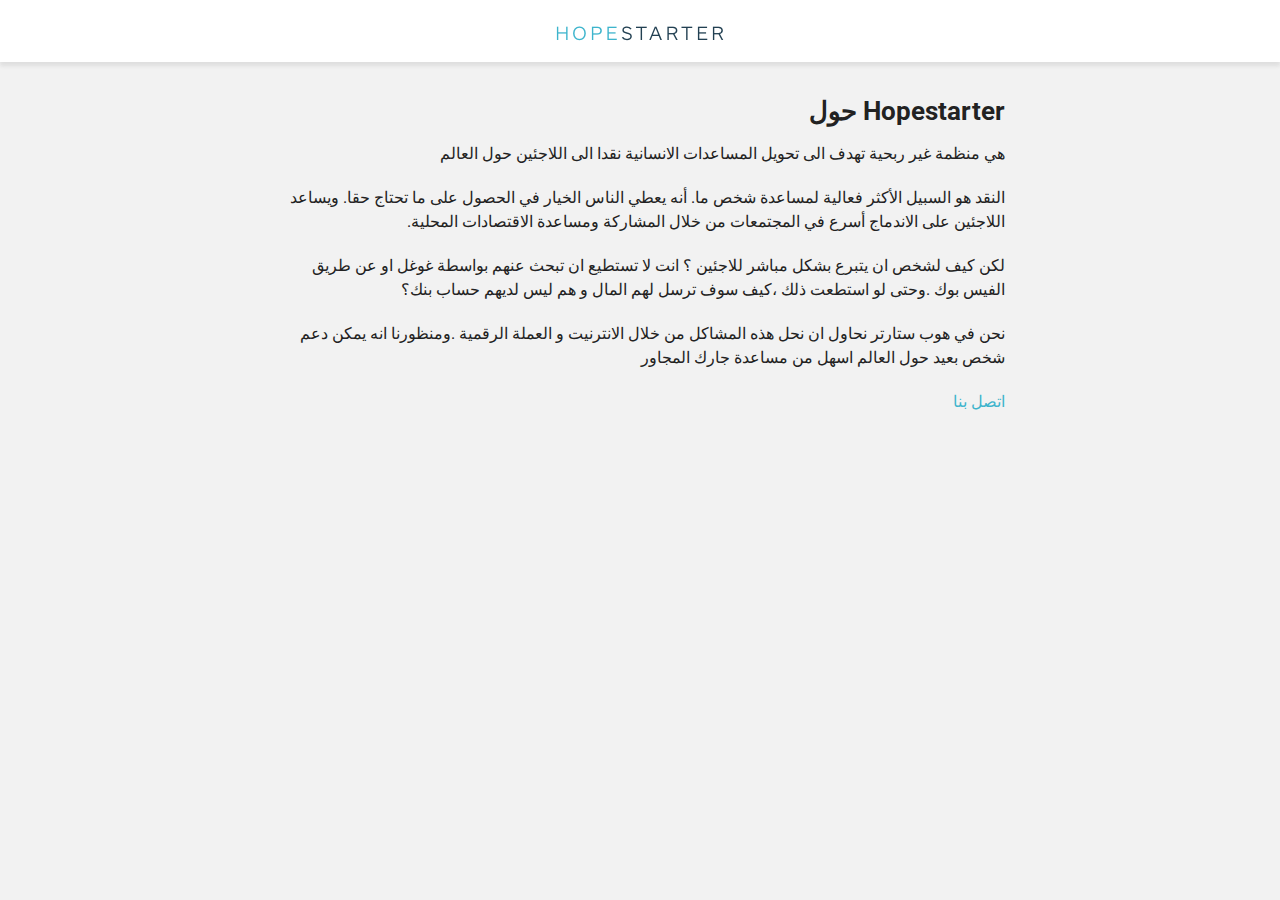
<file: ar/about.html>
<!DOCTYPE html>
<html dir="rtl" lang="ar">
  <head>
    <title>Hopestarter حول</title>
    <meta charset="utf-8" />
    <meta name="viewport" content="width=device-width, initial-scale=1">

    
    <link rel="stylesheet" href="https://maxcdn.bootstrapcdn.com/bootstrap/3.3.5/css/bootstrap.min.css">
    <link href="https://fonts.googleapis.com/css?family=Roboto:400,700" rel="stylesheet">
    <link rel="stylesheet" href="../css/style.css">
    
    <script>
      (function(i,s,o,g,r,a,m){i['GoogleAnalyticsObject']=r;i[r]=i[r]||function(){
      (i[r].q=i[r].q||[]).push(arguments)},i[r].l=1*new Date();a=s.createElement(o),
      m=s.getElementsByTagName(o)[0];a.async=1;a.src=g;m.parentNode.insertBefore(a,m)
      })(window,document,'script','https://www.google-analytics.com/analytics.js','ga');

      ga('create', 'UA-30194909-12', 'auto');
      ga('send', 'pageview');
    </script>
  </head>

  <body>
    <header class="topbar">
      <h1><a href="http://hopestarter.org"><img src="../img/logo.png" alt="Hopestarter" /></a></h1>
    </header>
    <div class="container">
      <h1>Hopestarter حول</h1>
      <p>هي منظمة غير ربحية تهدف الى تحويل المساعدات الانسانية نقدا الى اللاجئين حول العالم</p>
      <p>النقد هو السبيل الأكثر فعالية لمساعدة شخص ما. أنه يعطي الناس الخيار في الحصول على ما تحتاج حقا. ويساعد اللاجئين على الاندماج أسرع في المجتمعات من خلال المشاركة ومساعدة الاقتصادات المحلية.</p>
      <p>لكن كيف لشخص ان يتبرع بشكل مباشر للاجئين ؟ انت لا تستطيع ان تبحث عنهم بواسطة غوغل او عن طريق الفيس بوك .وحتى لو استطعت ذلك ،كيف سوف ترسل لهم المال و هم ليس لديهم حساب بنك؟</p>
      <p>نحن في هوب ستارتر نحاول ان نحل هذه المشاكل من خلال الانترنيت و العملة الرقمية .ومنظورنا انه يمكن دعم شخص بعيد حول العالم اسهل من مساعدة جارك المجاور</p>
      <p><a href="mailto:info@hopestarter.org" target="_blank">اتصل بنا</a></p>
    </div>

  </body>
</html>
</file>
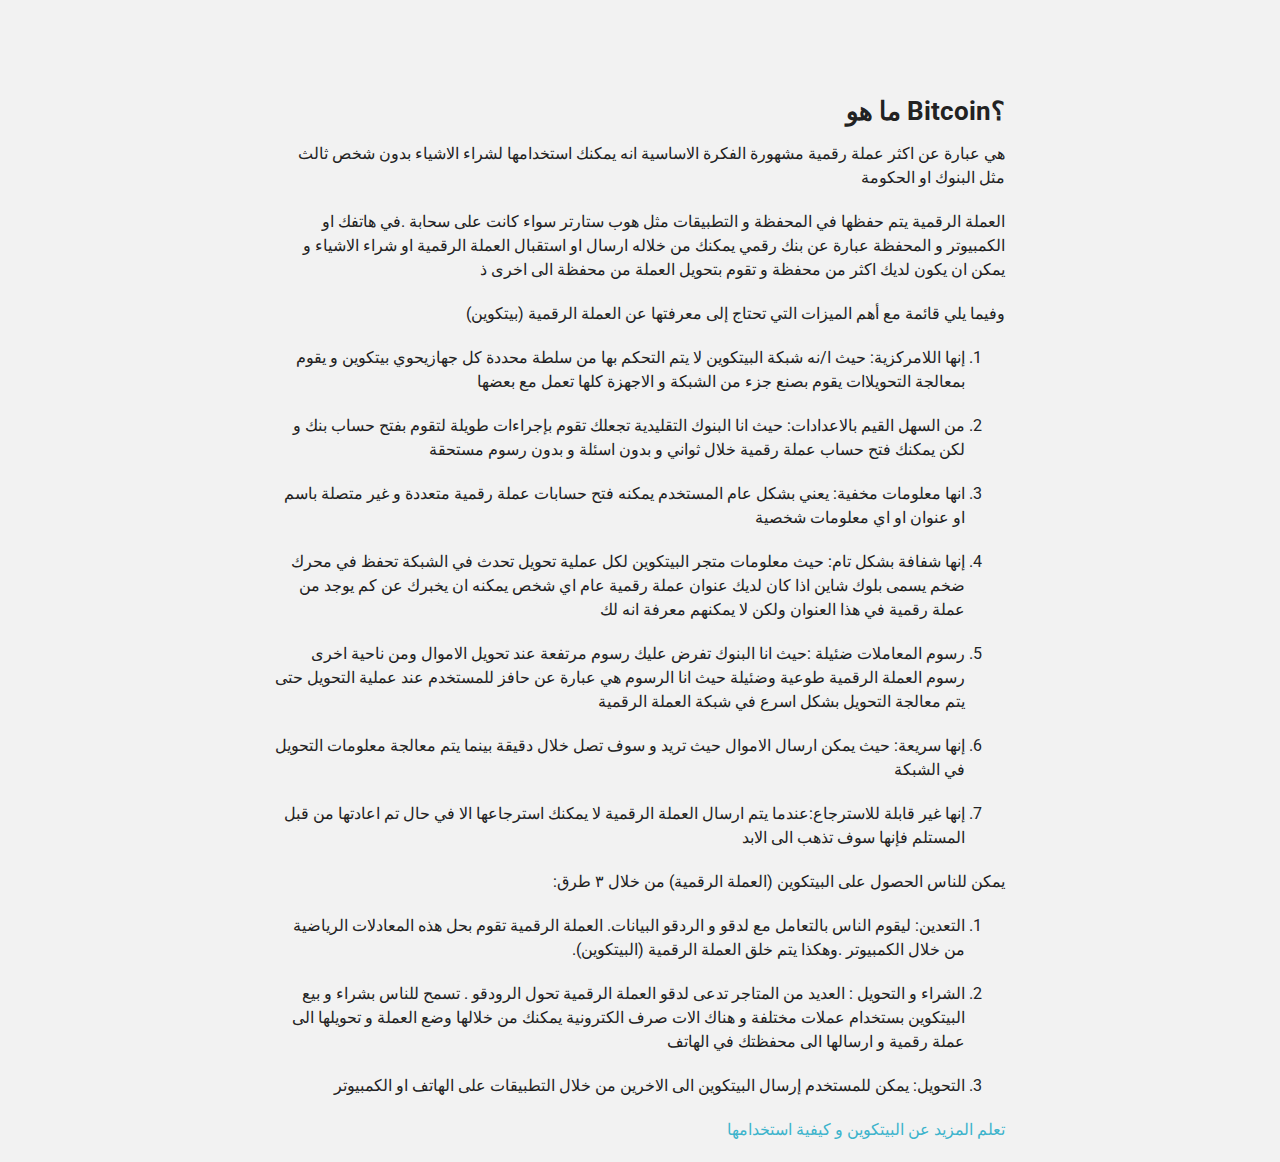
<file: ar/bitcoin.html>
<!DOCTYPE html>
<html dir="rtl" lang="ar">
  <head>
    <title>؟Bitcoin ما هو - Hopestarter</title>
    <meta charset="utf-8" />
    <meta name="viewport" content="width=device-width, initial-scale=1">

    
    <link rel="stylesheet" href="https://maxcdn.bootstrapcdn.com/bootstrap/3.3.5/css/bootstrap.min.css">
    <link href="https://fonts.googleapis.com/css?family=Roboto:400,700" rel="stylesheet">
    <link rel="stylesheet" href="../css/style.css">
    
    <script>
      (function(i,s,o,g,r,a,m){i['GoogleAnalyticsObject']=r;i[r]=i[r]||function(){
      (i[r].q=i[r].q||[]).push(arguments)},i[r].l=1*new Date();a=s.createElement(o),
      m=s.getElementsByTagName(o)[0];a.async=1;a.src=g;m.parentNode.insertBefore(a,m)
      })(window,document,'script','https://www.google-analytics.com/analytics.js','ga');

      ga('create', 'UA-30194909-12', 'auto');
      ga('send', 'pageview');
    </script>
  </head>

  <body>
    <div class="container">
      <h1>؟Bitcoin ما هو</h1>
      <p>هي عبارة عن اكثر عملة رقمية مشهورة الفكرة الاساسية انه يمكنك استخدامها لشراء الاشياء بدون شخص ثالث مثل البنوك او الحكومة</p>
      <p>العملة الرقمية يتم حفظها في المحفظة و التطبيقات مثل هوب ستارتر سواء كانت على سحابة .في هاتفك او الكمبيوتر و المحفظة عبارة عن بنك رقمي يمكنك من خلاله ارسال او استقبال العملة الرقمية او شراء الاشياء و يمكن ان يكون لديك اكثر من محفظة و تقوم بتحويل العملة من محفظة الى اخرى ذ</p>
      <p>وفيما يلي قائمة مع أهم الميزات التي تحتاج إلى معرفتها عن العملة الرقمية (بيتكوين)</p>
      <ol>
        <li><p>إنها اللامركزية: حيث ا/نه شبكة البيتكوين لا يتم التحكم بها من سلطة محددة كل جهازيحوي بيتكوين و يقوم بمعالجة التحويلاات يقوم بصنع جزء من الشبكة و الاجهزة كلها تعمل مع بعضها</p></li>
        <li><p>من السهل القيم بالاعدادات: حيث انا البنوك التقليدية تجعلك تقوم بإجراءات طويلة لتقوم بفتح حساب بنك و لكن يمكنك فتح حساب عملة رقمية خلال ثواني و بدون اسئلة و بدون رسوم مستحقة</p></li>
        <li><p>انها معلومات مخفية: يعني بشكل عام المستخدم يمكنه فتح حسابات عملة رقمية متعددة و غير متصلة باسم او عنوان او اي معلومات شخصية</p></li>
        <li><p>إنها شفافة بشكل تام: حيث معلومات متجر البيتكوين لكل عملية تحويل تحدث في الشبكة تحفظ في محرك ضخم يسمى بلوك شاين اذا كان لديك عنوان عملة رقمية عام اي شخص يمكنه ان يخبرك عن كم يوجد من عملة رقمية في هذا العنوان ولكن لا يمكنهم معرفة انه لك</p></li>
        <li><p>رسوم المعاملات ضئيلة :حيث انا البنوك تفرض عليك رسوم مرتفعة عند تحويل الاموال ومن ناحية اخرى رسوم العملة الرقمية طوعية وضئيلة حيث انا الرسوم هي عبارة عن حافز للمستخدم عند عملية التحويل حتى يتم معالجة التحويل بشكل اسرع في شبكة العملة الرقمية</p></li>
        <li><p>إنها سريعة: حيث يمكن ارسال الاموال حيث تريد و سوف تصل خلال دقيقة بينما يتم معالجة معلومات التحويل في الشبكة</p></li>
        <li><p>إنها غير قابلة للاسترجاع:عندما يتم ارسال العملة الرقمية لا يمكنك استرجاعها الا في حال تم اعادتها من قبل المستلم فإنها سوف تذهب الى الابد</p></li>
      </ol>
      <p>يمكن للناس الحصول على البيتكوين (العملة الرقمية) من خلال ٣ طرق:</p>
      <ol>
        <li><p>التعدين: ليقوم الناس بالتعامل مع لدقو و الردقو البيانات. العملة الرقمية تقوم بحل هذه المعادلات الرياضية من خلال الكمبيوتر .وهكذا يتم خلق العملة الرقمية (البيتكوين).</p></li>
        <li><p>الشراء و التحويل : العديد من المتاجر تدعى لدقو العملة الرقمية تحول الرودقو . تسمح للناس بشراء و بيع البيتكوين بستخدام عملات مختلفة و هناك الات صرف الكترونية يمكنك من خلالها وضع العملة و تحويلها الى عملة رقمية و ارسالها الى محفظتك في الهاتف</p></li>
        <li><p>التحويل: يمكن للمستخدم إرسال البيتكوين الى الاخرين من خلال التطبيقات على الهاتف او الكمبيوتر</p></li>
      </ol>
      <p><a href="https://bitcoin.org">تعلم المزيد عن البيتكوين و كيفية استخدامها</a></p>
    </div>

  </body>
</html>
</file>
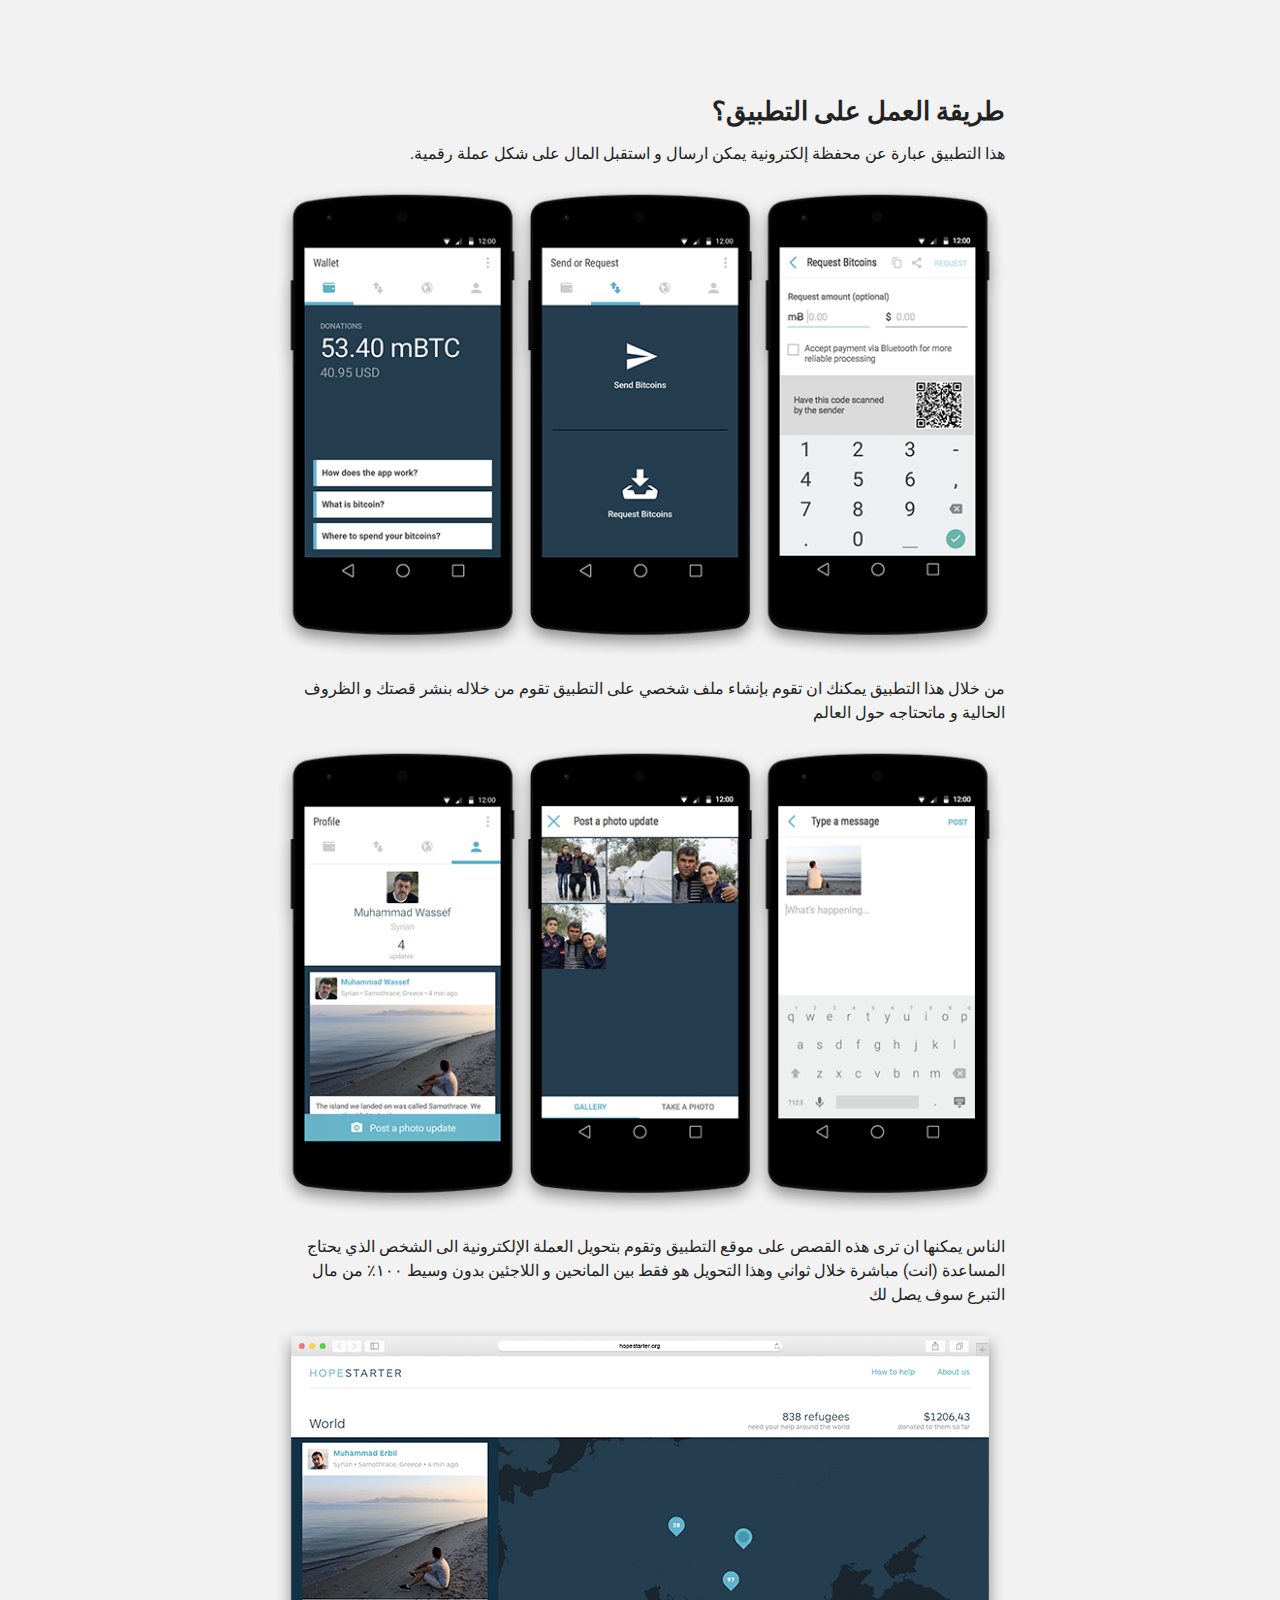
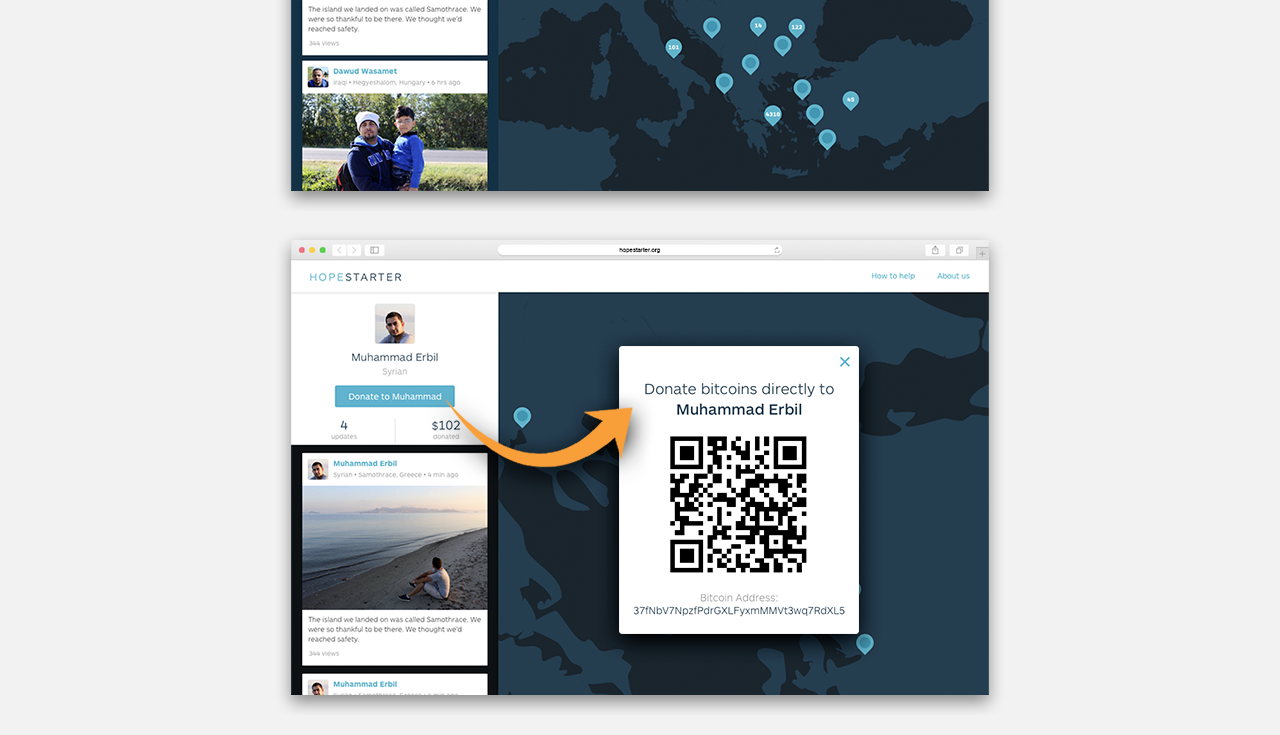
<file: ar/how-to.html>
<!DOCTYPE html>
<html dir="rtl" lang="ar">
  <head>
    <title>طريقة العمل على التطبيق؟ - Hopestarter</title>
    <meta charset="utf-8" />
    <meta name="viewport" content="width=device-width, initial-scale=1">

    
    <link rel="stylesheet" href="https://maxcdn.bootstrapcdn.com/bootstrap/3.3.5/css/bootstrap.min.css">
    <link href="https://fonts.googleapis.com/css?family=Roboto:400,700" rel="stylesheet">
    <link rel="stylesheet" href="../css/style.css">
    
    <script>
      (function(i,s,o,g,r,a,m){i['GoogleAnalyticsObject']=r;i[r]=i[r]||function(){
      (i[r].q=i[r].q||[]).push(arguments)},i[r].l=1*new Date();a=s.createElement(o),
      m=s.getElementsByTagName(o)[0];a.async=1;a.src=g;m.parentNode.insertBefore(a,m)
      })(window,document,'script','https://www.google-analytics.com/analytics.js','ga');

      ga('create', 'UA-30194909-12', 'auto');
      ga('send', 'pageview');
    </script>
  </head>

  <body>
    <div class="container">
      <h1>طريقة العمل على التطبيق؟</h1>
      <p>هذا التطبيق عبارة عن محفظة إلكترونية يمكن ارسال و استقبل المال على شكل عملة رقمية.</p>
      <img src="../img/wallet.png" alt="Hopestarter Wallet app">
      <p>من خلال هذا التطبيق يمكنك ان تقوم بإنشاء ملف شخصي على التطبيق تقوم من خلاله بنشر قصتك و الظروف الحالية و ماتحتاجه حول العالم</p>
      <img src="../img/profile.png" alt="Refugees post photo updates">
      <p>الناس يمكنها ان ترى هذه القصص على موقع التطبيق وتقوم بتحويل العملة الإلكترونية الى الشخص الذي يحتاج المساعدة (انت) مباشرة خلال ثواني وهذا التحويل هو فقط بين المانحين و اللاجئين بدون وسيط ١٠٠٪‏ من مال التبرع سوف يصل لك</p>
      <img src="../img/webapp.png" alt="Hopestarter Website">
      <img src="../img/donate.png" alt="Donate bitcoins to a refugee">
    </div>

  </body>
</html>
</file>
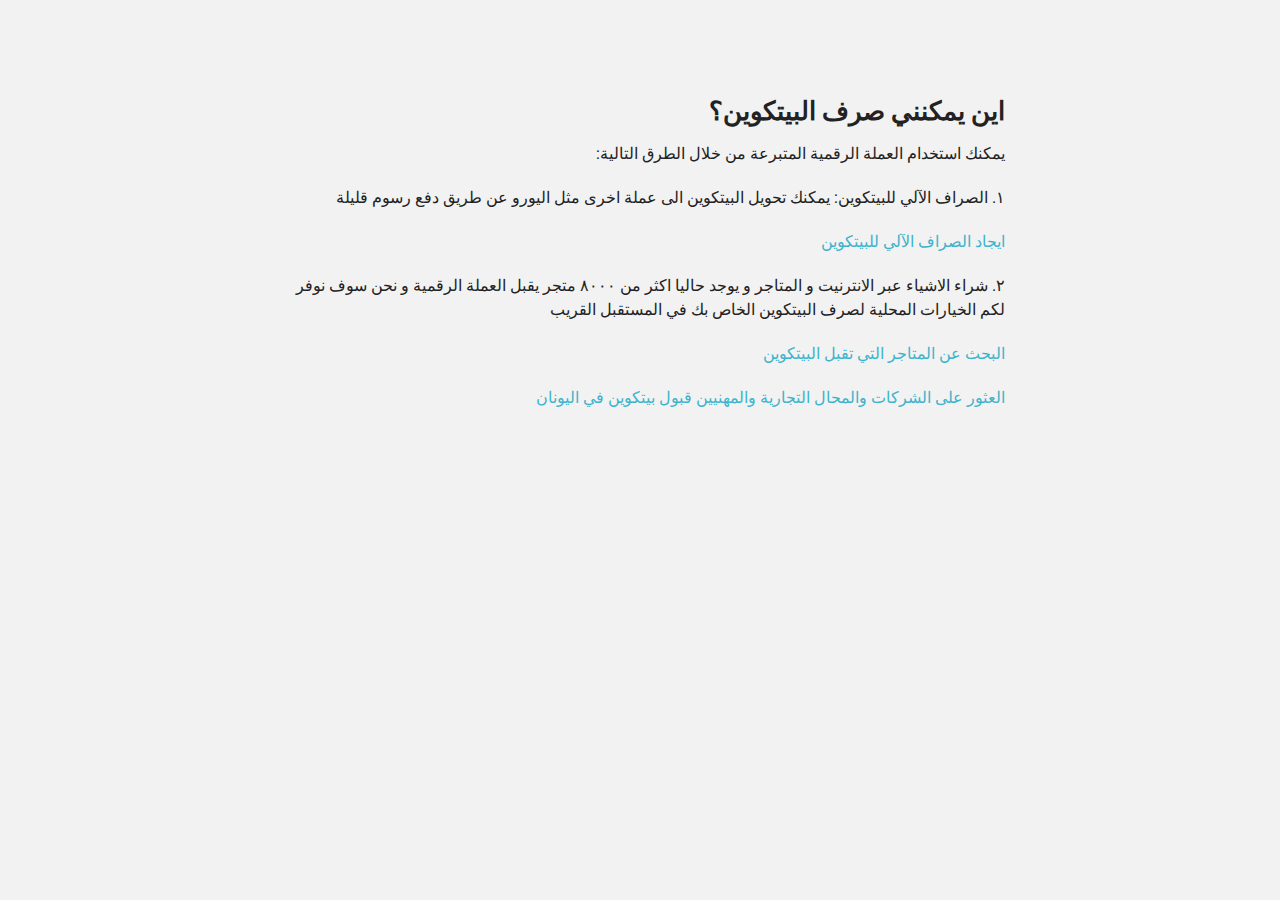
<file: ar/merchants.html>
<!DOCTYPE html>
<html dir="rtl" lang="ar">
  <head>
    <title>اين يمكنني صرف البيتكوين؟ - Hopestarter</title>
    <meta charset="utf-8" />
    <meta name="viewport" content="width=device-width, initial-scale=1">

    
    <link rel="stylesheet" href="https://maxcdn.bootstrapcdn.com/bootstrap/3.3.5/css/bootstrap.min.css">
    <link href="https://fonts.googleapis.com/css?family=Roboto:400,700" rel="stylesheet">
    <link rel="stylesheet" href="../css/style.css">
    
    <script>
      (function(i,s,o,g,r,a,m){i['GoogleAnalyticsObject']=r;i[r]=i[r]||function(){
      (i[r].q=i[r].q||[]).push(arguments)},i[r].l=1*new Date();a=s.createElement(o),
      m=s.getElementsByTagName(o)[0];a.async=1;a.src=g;m.parentNode.insertBefore(a,m)
      })(window,document,'script','https://www.google-analytics.com/analytics.js','ga');

      ga('create', 'UA-30194909-12', 'auto');
      ga('send', 'pageview');
    </script>
  </head>

  <body>
    <div class="container">
      <h1>اين يمكنني صرف البيتكوين؟</h1>
      <p>يمكنك استخدام العملة الرقمية المتبرعة من خلال الطرق التالية:</p>
      <p>١. الصراف الآلي للبيتكوين: يمكنك تحويل البيتكوين الى عملة اخرى مثل اليورو عن طريق دفع رسوم قليلة</p>
      <p><a href="https://coinatmradar.com/">ايجاد الصراف الآلي للبيتكوين</a></p>
      <p>٢. شراء الاشياء عبر الانترنيت و المتاجر و يوجد حاليا اكثر من ٨٠٠٠ متجر يقبل العملة الرقمية و نحن سوف نوفر لكم الخيارات المحلية لصرف البيتكوين الخاص بك في المستقبل القريب</p>
      <p><a href="https://coinmap.org">البحث عن المتاجر التي تقبل البيتكوين</a></p>
      <p><a href="https://weacceptbitcoin.gr/en/">العثور على الشركات والمحال التجارية والمهنيين قبول بيتكوين في اليونان</a></p>
    </div>

  </body>
</html>
</file>
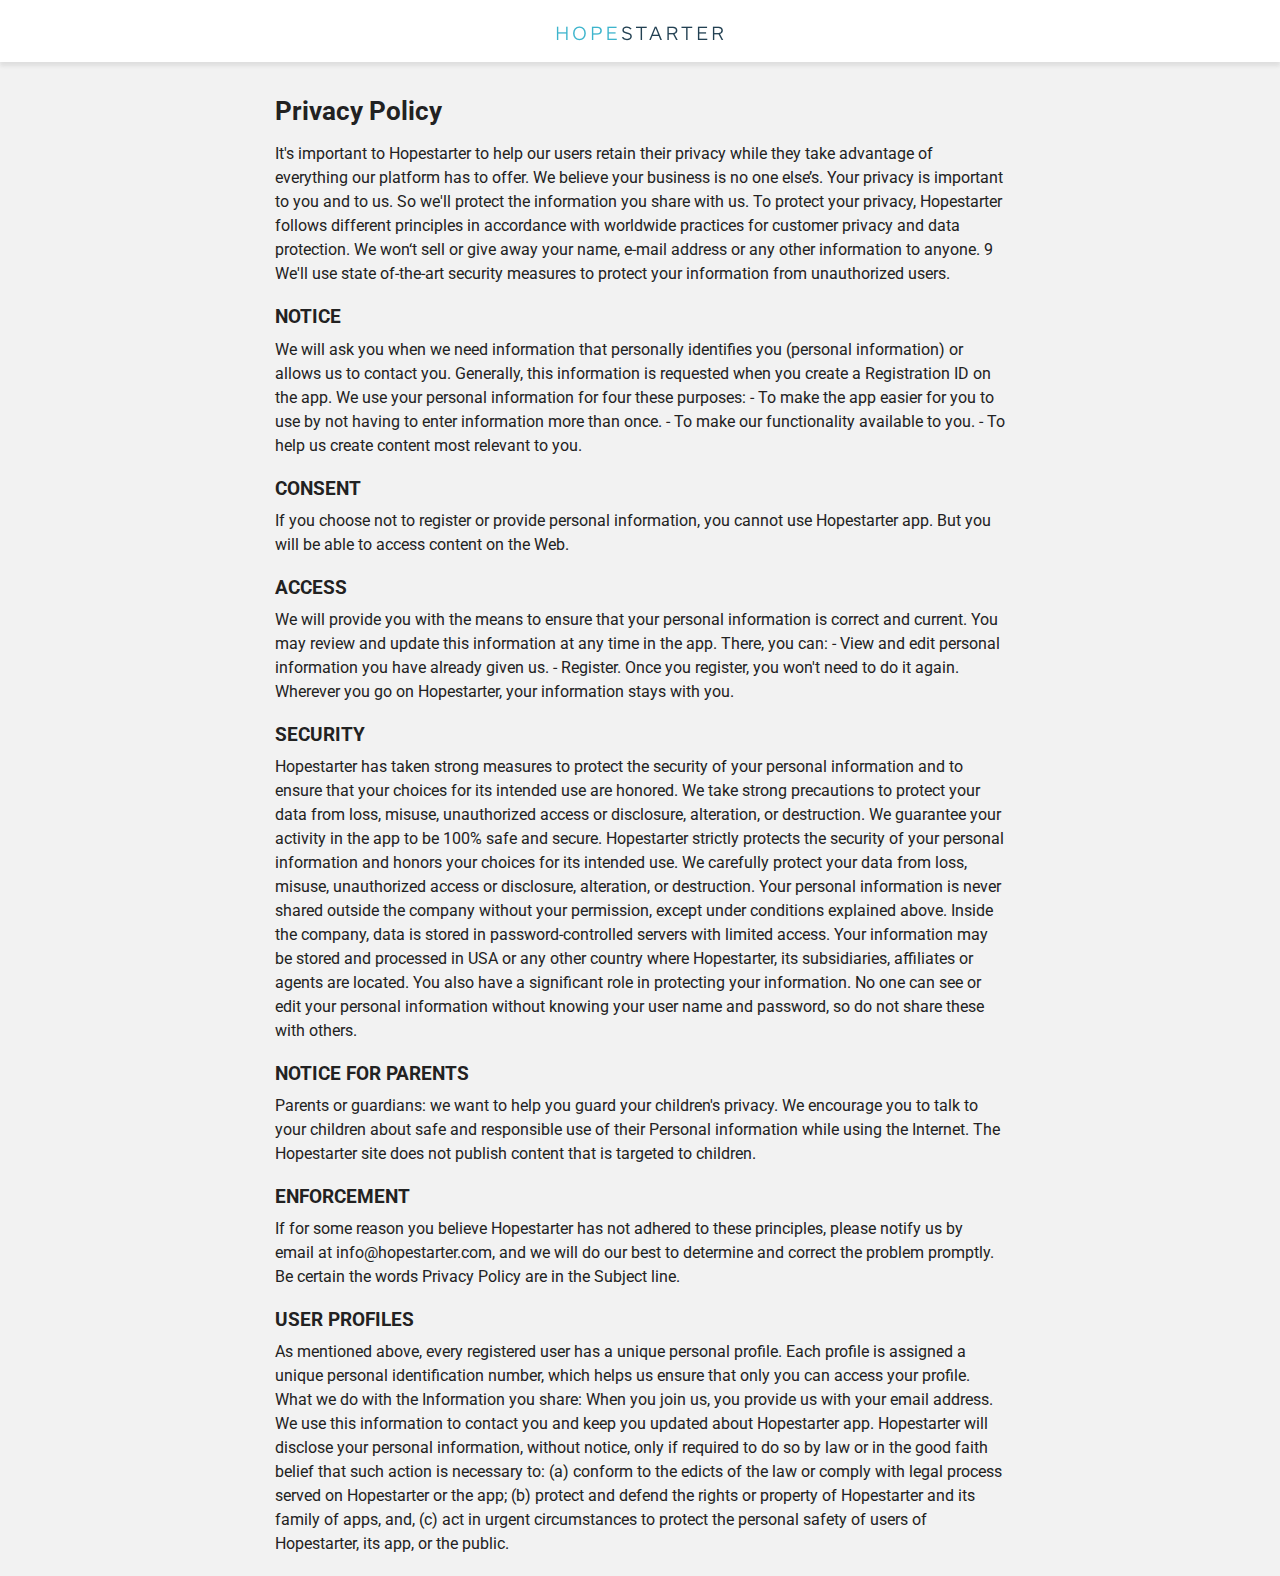
<file: ar/privacy.html>
<!DOCTYPE html>
<html lang="en">
  <head>
    <title>About Hopestarter</title>
    <meta charset="utf-8" />
    <meta name="viewport" content="width=device-width, initial-scale=1">

    
    <link rel="stylesheet" href="https://maxcdn.bootstrapcdn.com/bootstrap/3.3.5/css/bootstrap.min.css">
    <link href="https://fonts.googleapis.com/css?family=Roboto:400,700" rel="stylesheet">
    <link rel="stylesheet" href="../css/style.css">
    
    <script>
      (function(i,s,o,g,r,a,m){i['GoogleAnalyticsObject']=r;i[r]=i[r]||function(){
      (i[r].q=i[r].q||[]).push(arguments)},i[r].l=1*new Date();a=s.createElement(o),
      m=s.getElementsByTagName(o)[0];a.async=1;a.src=g;m.parentNode.insertBefore(a,m)
      })(window,document,'script','https://www.google-analytics.com/analytics.js','ga');

      ga('create', 'UA-30194909-12', 'auto');
      ga('send', 'pageview');
    </script>
  </head>

  <body>
    <header class="topbar">
      <h1><a href="http://hopestarter.org"><img src="../img/logo.png" alt="Hopestarter" /></a></h1>
    </header>
    <div class="container">
      <h1>Privacy Policy</h1>

      <p>It's important to Hopestarter to help our users retain their privacy while they take advantage of everything our platform has to offer.
      We believe your business is no one else’s. Your privacy is important to you and to us. So we'll protect the information you share with us. To protect your privacy, Hopestarter follows different principles in accordance with worldwide practices for customer privacy and data protection.
      We won‘t sell or give away your name, e-mail address or any other information to anyone. 9 We'll use state of-the-art security measures to protect your information from unauthorized users.</p>

      <h2>NOTICE</h2>

      <p>We will ask you when we need information that personally identifies you (personal information) or allows us to contact you. Generally, this information is requested when you create a Registration ID on the app. We use your personal information for four these purposes:
      - To make the app easier for you to use by not having to enter information more than once.
      - To make our functionality available to you.
      - To help us create content most relevant to you.</p>

      <h2>CONSENT</h2>

      <p>If you choose not to register or provide personal information, you cannot use Hopestarter app. But you will be able to access content on the Web.</p>

      <h2>ACCESS</h2>

      <p>We will provide you with the means to ensure that your personal information is correct and current. You may review and update this information at any time in the app. There, you can:
      - View and edit personal information you have already given us.
      - Register. Once you register, you won't need to do it again. Wherever you go on Hopestarter, your information stays with you.</p>

      <h2>SECURITY</h2>

      <p>Hopestarter has taken strong measures to protect the security of your personal information and to ensure that your choices for its intended use are honored. We take strong precautions to protect your data from loss, misuse, unauthorized access or disclosure, alteration, or destruction.
      We guarantee your activity in the app to be 100% safe and secure.
      Hopestarter strictly protects the security of your personal information and honors your choices for its intended use. We carefully protect your data from loss, misuse, unauthorized access or disclosure, alteration, or destruction.
      Your personal information is never shared outside the company without your permission, except under conditions explained above. Inside the company, data is stored in password-controlled servers with limited access. Your information may be stored and processed in USA or any other country where Hopestarter, its subsidiaries, affiliates or agents are located. You also have a significant role in protecting your information. No one can see or edit your personal information without knowing your user name and password, so do not share these with others.</p>

      <h2>NOTICE FOR PARENTS</h2>

      <p>Parents or guardians: we want to help you guard your children's privacy. We encourage you to talk to your children about safe and responsible use of their Personal information while using the Internet.
      The Hopestarter site does not publish content that is targeted to children.</p>

      <h2>ENFORCEMENT</h2>

      <p>If for some reason you believe Hopestarter has not adhered to these principles, please notify us by email at info@hopestarter.com, and we will do our best to determine and correct the problem promptly. Be certain the words Privacy Policy are in the Subject line.</p>

      <h2>USER PROFILES</h2>

      <p>As mentioned above, every registered user has a unique personal profile. Each profile is assigned a unique personal identification number, which helps us ensure that only you can access your profile.
      What we do with the Information you share:
      When you join us, you provide us with your email address. We use this information to contact you and keep you updated about Hopestarter app.
      Hopestarter will disclose your personal information, without notice, only if required to do so by law or in the good faith belief that such action is necessary to: (a) conform to the edicts of the law or comply with legal process served on Hopestarter or the app; (b) protect and defend the rights or property of Hopestarter and its family of apps, and, (c) act in urgent circumstances to protect the personal safety of users of Hopestarter, its app, or the public.</p>
    </div>
  </body>
</html>
</file>
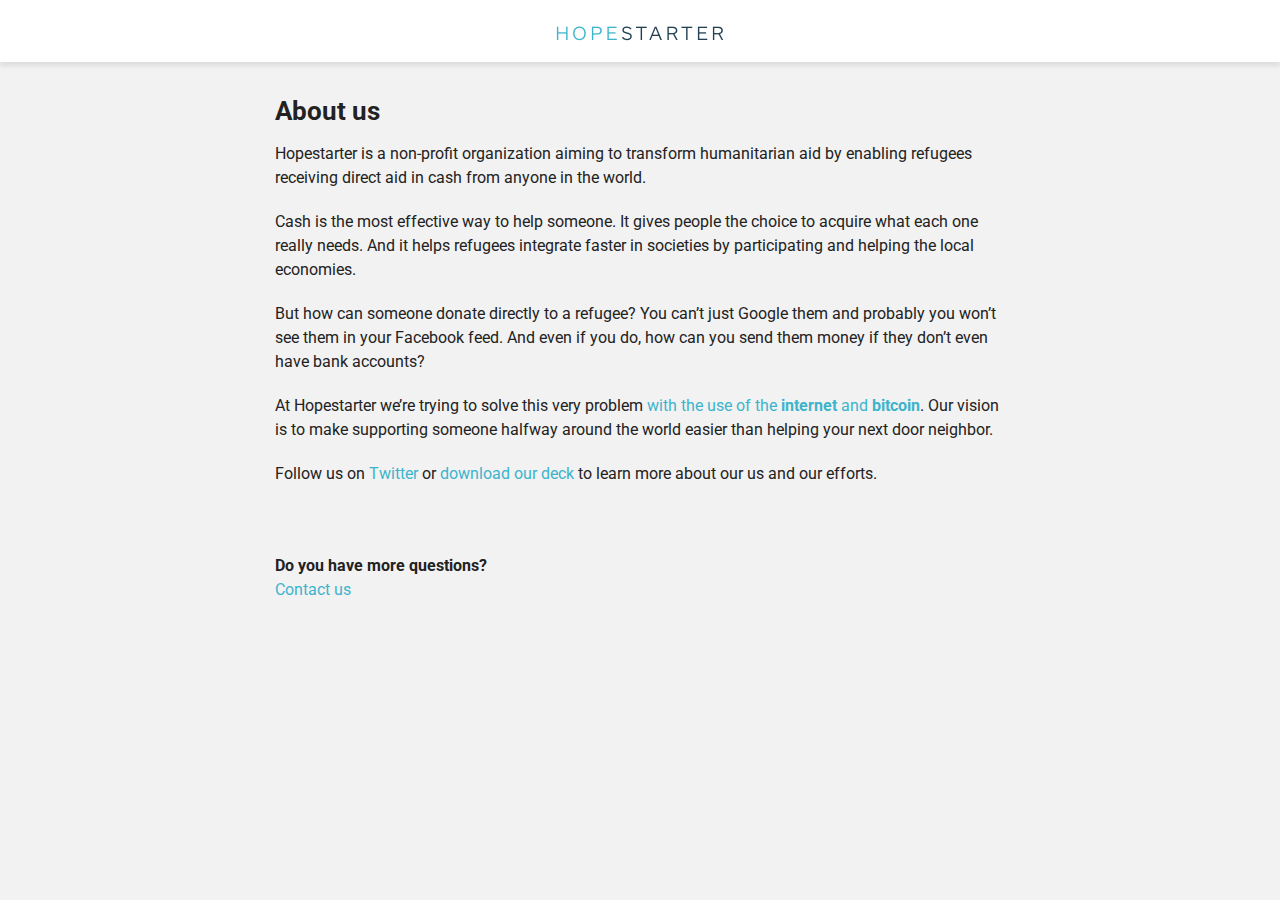
<file: en/about.html>
<!DOCTYPE html>
<html lang="en">
  <head>
    <title>About Hopestarter</title>
    <meta charset="utf-8" />
    <meta name="viewport" content="width=device-width, initial-scale=1">

    
    <link rel="stylesheet" href="https://maxcdn.bootstrapcdn.com/bootstrap/3.3.5/css/bootstrap.min.css">
    <link href="https://fonts.googleapis.com/css?family=Roboto:400,700" rel="stylesheet">
    <link rel="stylesheet" href="../css/style.css">
    
    <script>
      (function(i,s,o,g,r,a,m){i['GoogleAnalyticsObject']=r;i[r]=i[r]||function(){
      (i[r].q=i[r].q||[]).push(arguments)},i[r].l=1*new Date();a=s.createElement(o),
      m=s.getElementsByTagName(o)[0];a.async=1;a.src=g;m.parentNode.insertBefore(a,m)
      })(window,document,'script','https://www.google-analytics.com/analytics.js','ga');

      ga('create', 'UA-30194909-12', 'auto');
      ga('send', 'pageview');
    </script>
  </head>

  <body>
    <header class="topbar">
      <h1><a href="http://hopestarter.org"><img src="../img/logo.png" alt="Hopestarter" /></a></h1>
    </header>
    <div class="container">
      <h1>About us</h1>
      <p>Hopestarter is a non-profit organization aiming to transform humanitarian aid by enabling refugees receiving direct aid in cash from anyone in the world.</p>
      <p>Cash is the most effective way to help someone. It gives people the choice to acquire what each one really needs. And it helps refugees integrate faster in societies by participating and helping the local economies.</p>
      <p>But how can someone donate directly to a refugee? You can’t just Google them and probably you won’t see them in your Facebook feed. And even if you do, how can you send them money if they don’t even have bank accounts?</p>
      <p>At Hopestarter we’re trying to solve this very problem <a href="http://help.hopestarter.org/en/how-to">with the use of the <strong>internet</strong> and <strong>bitcoin</strong></a>. Our vision is to make supporting someone halfway around the world easier than helping your next door neighbor.</p>
      <p>Follow us on <a href="https://twitter.com/hopestarterapp">Twitter</a> or <a href="http://bit.ly/2fLbRSv">download our deck</a> to learn more about our us and our efforts.</p>
      <br>
      <br>
      <p><strong>Do you have more questions?</strong><br><a href="mailto:info@hopestarter.org">Contact us</a></p>
    </div>

  </body>
</html>
</file>
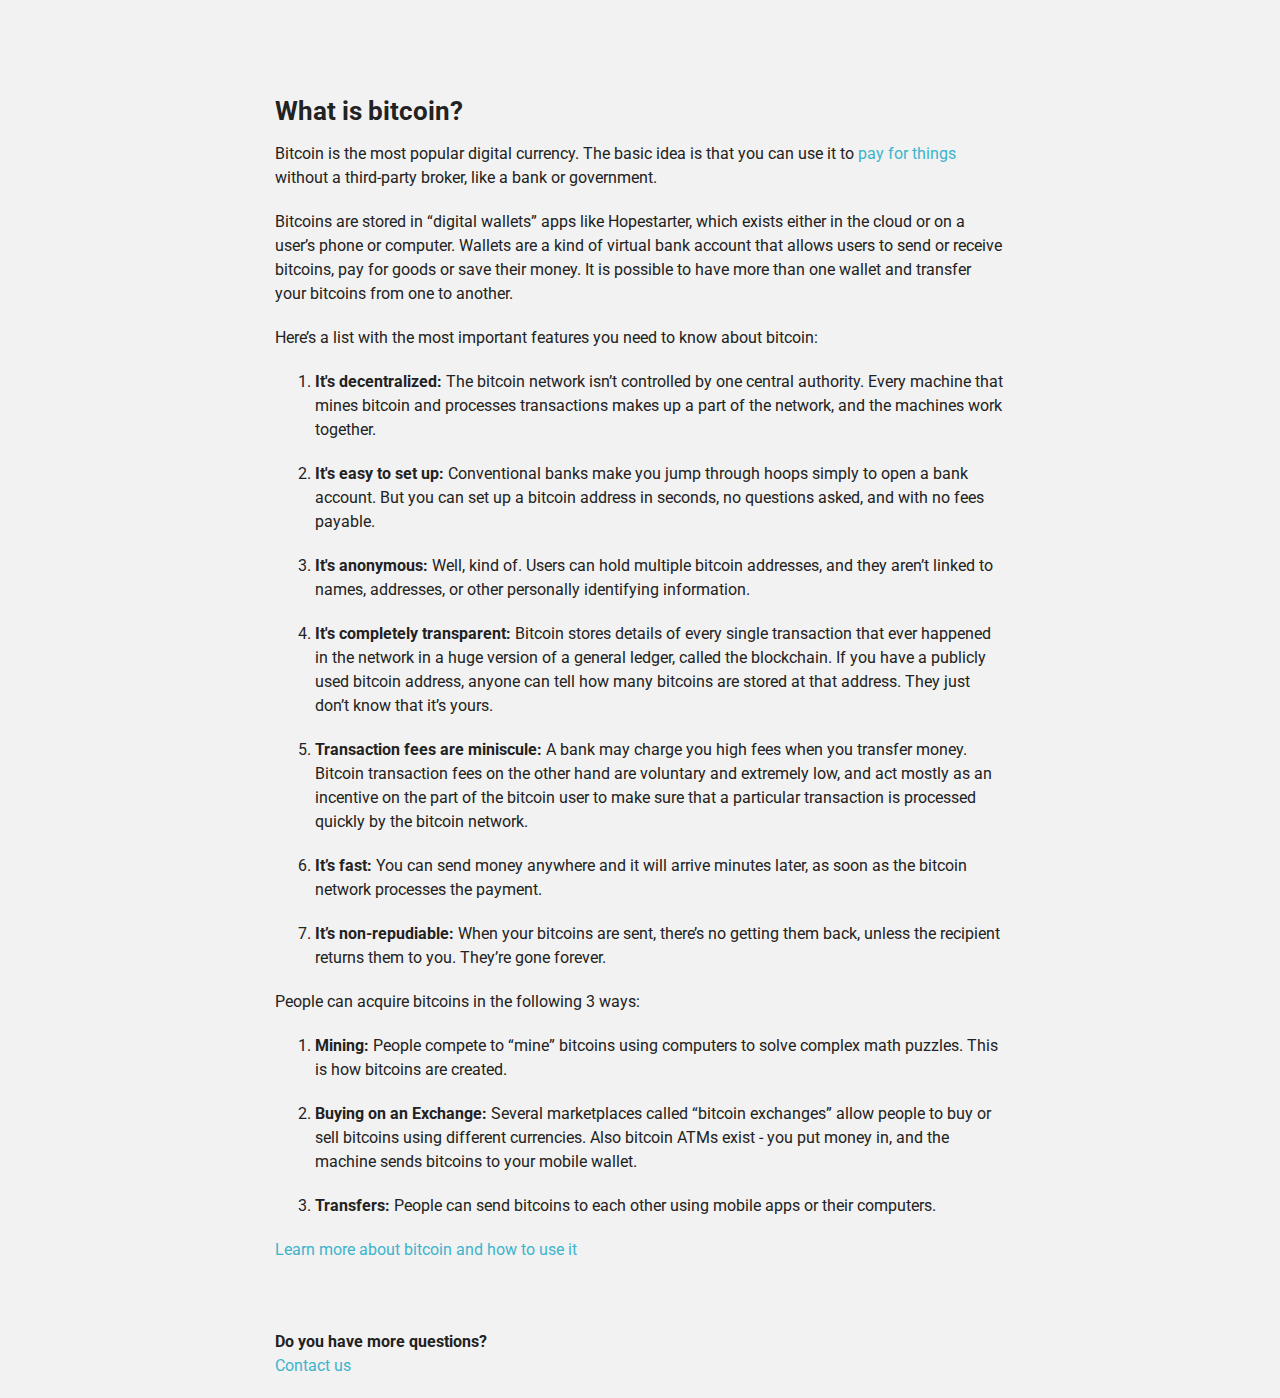
<file: en/bitcoin.html>
<!DOCTYPE html>
<html lang="en">
  <head>
    <title>What is bitcoin? - Hopestarter</title>
    <meta charset="utf-8" />
    <meta name="viewport" content="width=device-width, initial-scale=1">

    
    <link rel="stylesheet" href="https://maxcdn.bootstrapcdn.com/bootstrap/3.3.5/css/bootstrap.min.css">
    <link href="https://fonts.googleapis.com/css?family=Roboto:400,700" rel="stylesheet">
    <link rel="stylesheet" href="../css/style.css">
    
    <script>
      (function(i,s,o,g,r,a,m){i['GoogleAnalyticsObject']=r;i[r]=i[r]||function(){
      (i[r].q=i[r].q||[]).push(arguments)},i[r].l=1*new Date();a=s.createElement(o),
      m=s.getElementsByTagName(o)[0];a.async=1;a.src=g;m.parentNode.insertBefore(a,m)
      })(window,document,'script','https://www.google-analytics.com/analytics.js','ga');

      ga('create', 'UA-30194909-12', 'auto');
      ga('send', 'pageview');
    </script>
  </head>

  <body>
    <div class="container">
      <h1>What is bitcoin?</h1>
      <p>Bitcoin is the most popular digital currency. The basic idea is that you can use it to <a href="http://help.hopestarter.org/en/merchants">pay for things</a> without a third-party broker, like a bank or government.</p>
      <p>Bitcoins are stored in “digital wallets” apps like Hopestarter, which exists either in the cloud or on a user’s phone or computer. Wallets are a kind of virtual bank account that allows users to send or receive bitcoins, pay for goods or save their money. It is possible to have more than one wallet and transfer your bitcoins from one to another.</p>
      <p>Here’s a list with the most important features you need to know about bitcoin:</p>
      <ol>
        <li><p><strong>It's decentralized:</strong> The bitcoin network isn’t controlled by one central authority. Every machine that mines bitcoin and processes transactions makes up a part of the network, and the machines work together.</p></li>
        <li><p><strong>It's easy to set up:</strong> Conventional banks make you jump through hoops simply to open a bank account. But you can set up a bitcoin address in seconds, no questions asked, and with no fees payable.</p></li>
        <li><p><strong>It's anonymous:</strong> Well, kind of. Users can hold multiple bitcoin addresses, and they aren’t linked to names, addresses, or other personally identifying information.</p></li>
        <li><p><strong>It's completely transparent:</strong> Bitcoin stores details of every single transaction that ever happened in the network in a huge version of a general ledger, called the blockchain. If you have a publicly used bitcoin address, anyone can tell how many bitcoins are stored at that address. They just don’t know that it’s yours.</p></li>
        <li><p><strong>Transaction fees are miniscule:</strong> A bank may charge you high fees when you transfer money. Bitcoin transaction fees on the other hand are voluntary and extremely low, and act mostly as an incentive on the part of the bitcoin user to make sure that a particular transaction is processed quickly by the bitcoin network.</p></li>
        <li><p><strong>It’s fast:</strong> You can send money anywhere and it will arrive minutes later, as soon as the bitcoin network processes the payment.</p></li>
        <li><p><strong>It’s non-repudiable:</strong> When your bitcoins are sent, there’s no getting them back, unless the recipient returns them to you. They’re gone forever.</p></li>
      </ol>
      <p>People can acquire bitcoins in the following 3 ways:</p>
      <ol>
        <li><p><strong>Mining:</strong> People compete to “mine” bitcoins using computers to solve complex math puzzles. This is how bitcoins are created.</p></li>
        <li><p><strong>Buying on an Exchange:</strong> Several marketplaces called “bitcoin exchanges” allow people to buy or sell bitcoins using different currencies. Also bitcoin ATMs exist - you put money in, and the machine sends bitcoins to your mobile wallet.</p></li>
        <li><p><strong>Transfers:</strong> People can send bitcoins to each other using mobile apps or their computers.</p></li>
      </ol>
      <p><a href="https://bitcoin.org">Learn more about bitcoin and how to use it</a></p>
      <br><br>
      <p><strong>Do you have more questions?</strong><br><a href="mailto:info@hopestarter.org">Contact us</a></p>
    </div>

  </body>
</html>
</file>
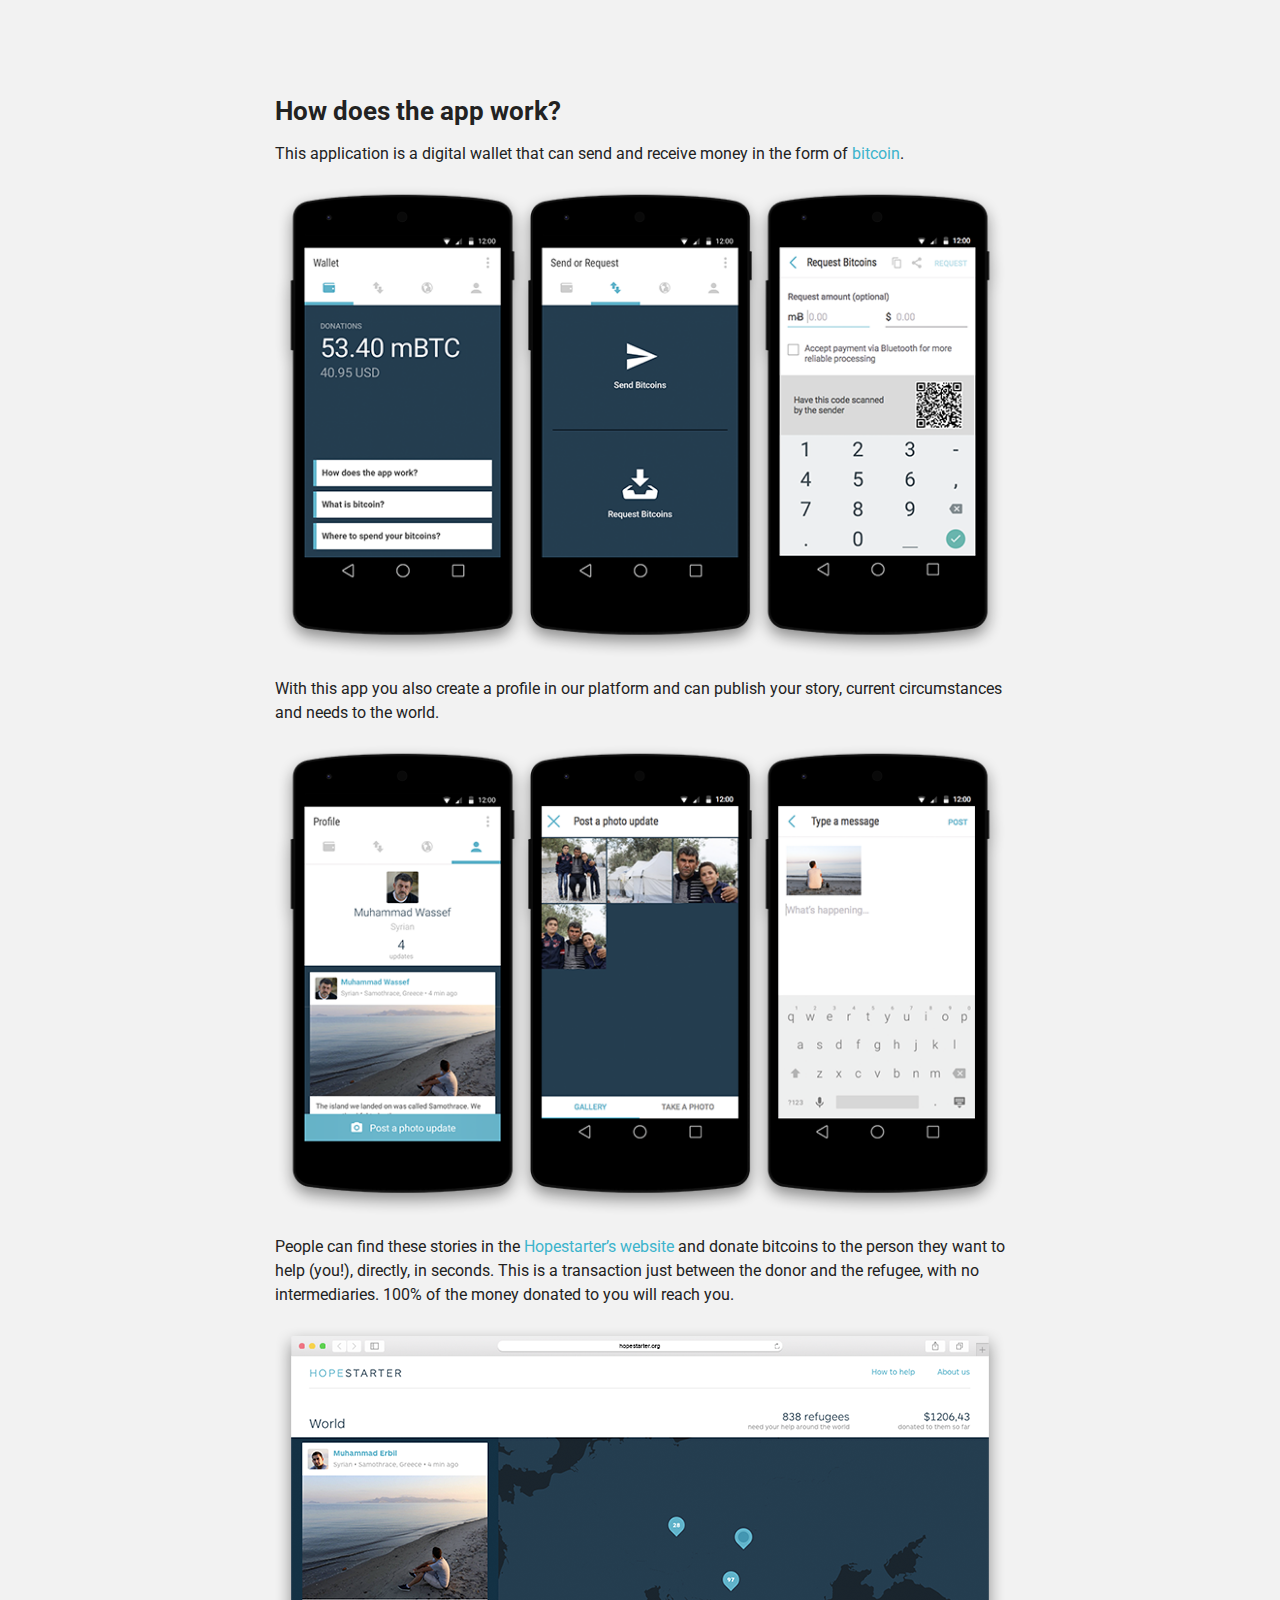
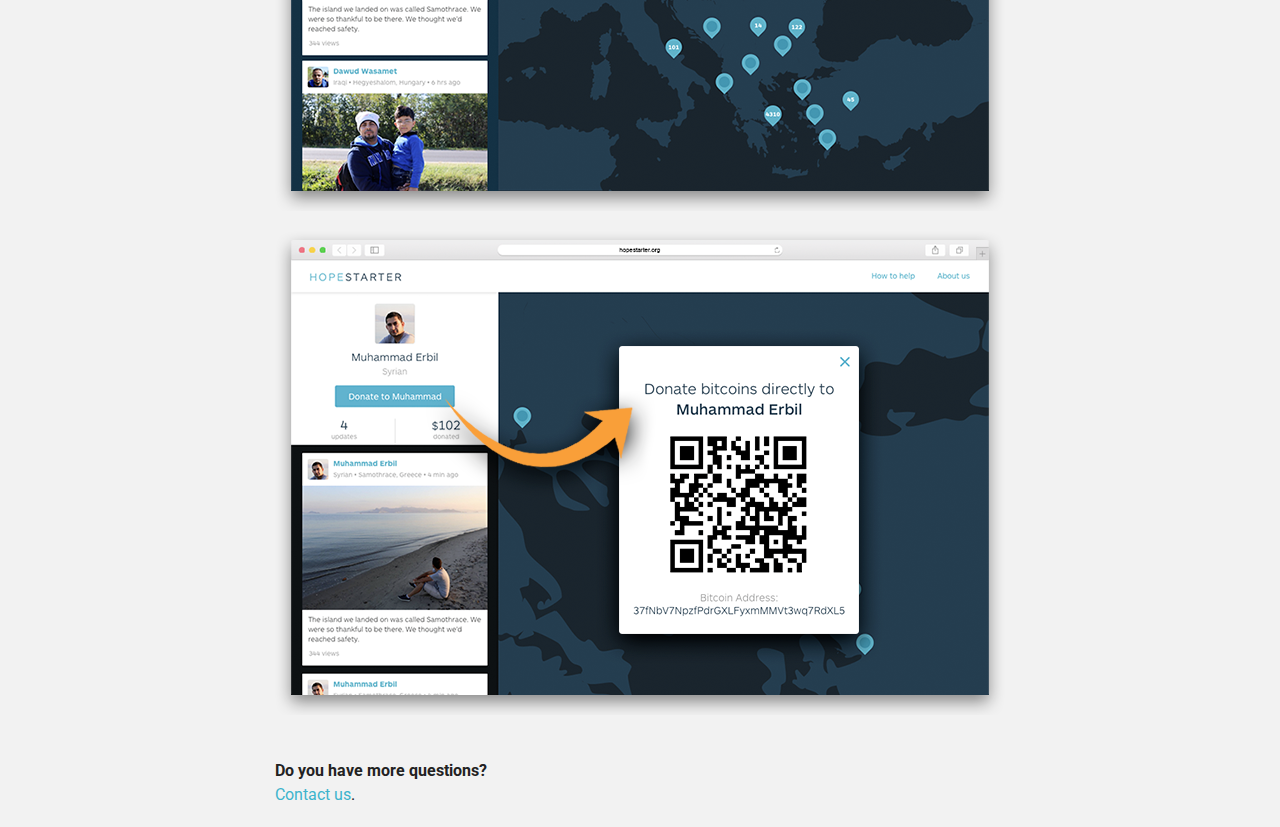
<file: en/how-to.html>
<!DOCTYPE html>
<html lang="en">
  <head>
    <title>How does the app work? - Hopestarter</title>
    <meta charset="utf-8" />
    <meta name="viewport" content="width=device-width, initial-scale=1">

    
    <link rel="stylesheet" href="https://maxcdn.bootstrapcdn.com/bootstrap/3.3.5/css/bootstrap.min.css">
    <link href="https://fonts.googleapis.com/css?family=Roboto:400,700" rel="stylesheet">
    <link rel="stylesheet" href="../css/style.css">
    
    <script>
      (function(i,s,o,g,r,a,m){i['GoogleAnalyticsObject']=r;i[r]=i[r]||function(){
      (i[r].q=i[r].q||[]).push(arguments)},i[r].l=1*new Date();a=s.createElement(o),
      m=s.getElementsByTagName(o)[0];a.async=1;a.src=g;m.parentNode.insertBefore(a,m)
      })(window,document,'script','https://www.google-analytics.com/analytics.js','ga');

      ga('create', 'UA-30194909-12', 'auto');
      ga('send', 'pageview');
    </script>
  </head>

  <body>
    <div class="container">
      <h1>How does the app work?</h1>
      <p>This application is a digital wallet that can send and receive money in the form of <a href="http://help.hopestarter.org/en/bitcoin">bitcoin</a>.</p>
      <img src="../img/wallet.png" alt="Hopestarter Wallet app">
      <p>With this app you also create a profile in our platform and can publish your story, current circumstances and needs to the world.</p>
      <img src="../img/profile.png" alt="Refugees post photo updates">
      <p>People can find these stories in the <a href="http://hopestarter.org/">Hopestarter’s website</a> and donate bitcoins to the person they want to help (you!), directly, in seconds. This is a transaction just between the donor and the refugee, with no intermediaries. 100% of the money donated to you will reach you.</p>
      <img src="../img/webapp.png" alt="Hopestarter Website">
      <img src="../img/donate.png" alt="Donate bitcoins to a refugee">
      <br>
      <br>
      <p><strong>Do you have more questions?</strong><br><a href="mailto:info@hopestarter.org">Contact us</a>.</p>
    </div>

  </body>
</html>
</file>
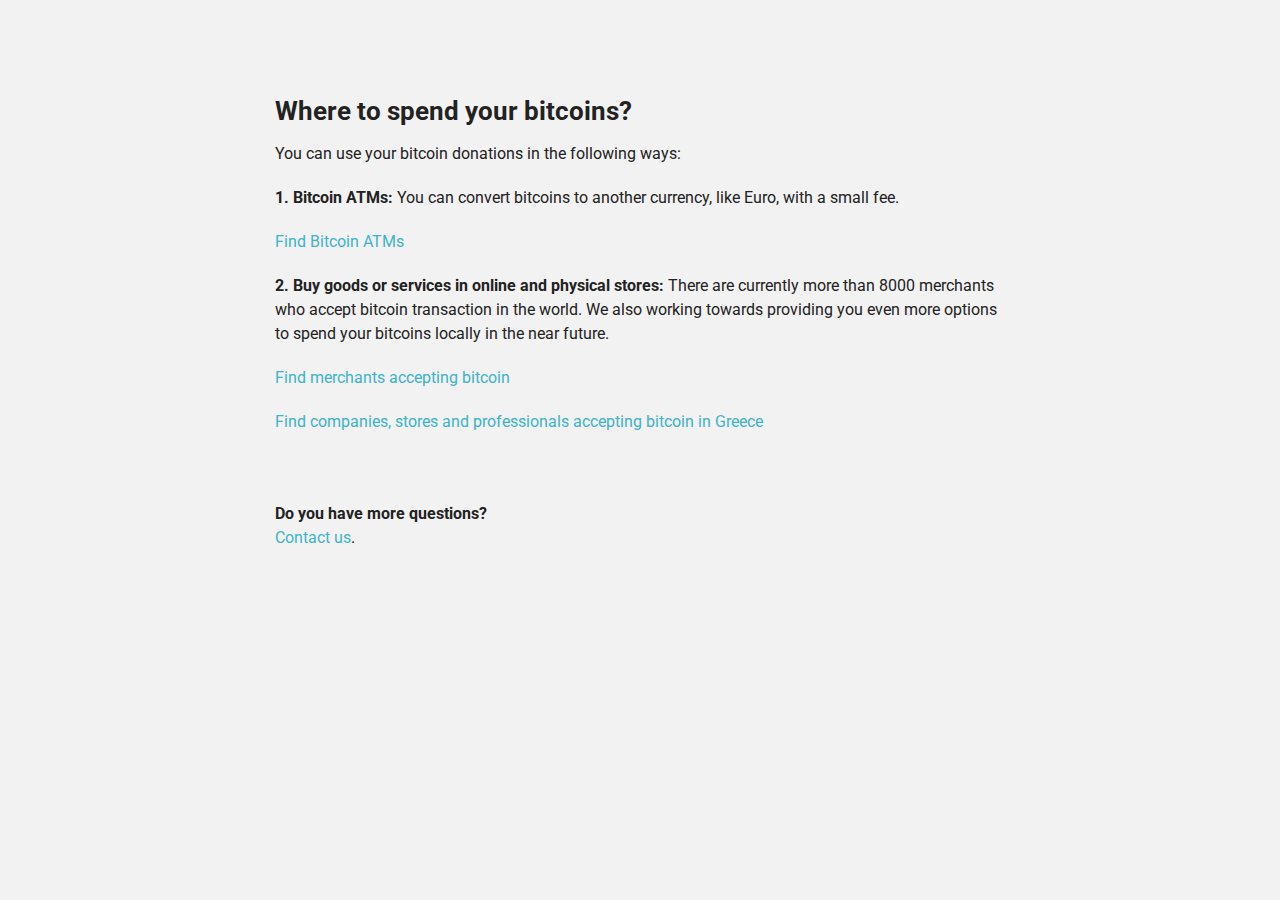
<file: en/merchants.html>
<!DOCTYPE html>
<html lang="en">
  <head>
    <title>Where to spend your bitcoins? - Hopestarter</title>
    <meta charset="utf-8" />
    <meta name="viewport" content="width=device-width, initial-scale=1">

    
    <link rel="stylesheet" href="https://maxcdn.bootstrapcdn.com/bootstrap/3.3.5/css/bootstrap.min.css">
    <link href="https://fonts.googleapis.com/css?family=Roboto:400,700" rel="stylesheet">
    <link rel="stylesheet" href="../css/style.css">
    
    <script>
      (function(i,s,o,g,r,a,m){i['GoogleAnalyticsObject']=r;i[r]=i[r]||function(){
      (i[r].q=i[r].q||[]).push(arguments)},i[r].l=1*new Date();a=s.createElement(o),
      m=s.getElementsByTagName(o)[0];a.async=1;a.src=g;m.parentNode.insertBefore(a,m)
      })(window,document,'script','https://www.google-analytics.com/analytics.js','ga');

      ga('create', 'UA-30194909-12', 'auto');
      ga('send', 'pageview');
    </script>
  </head>

  <body>
    <div class="container">
      <h1>Where to spend your bitcoins?</h1>
      <p>You can use your bitcoin donations in the following ways:</p>
      <p><strong>1. Bitcoin ATMs:</strong> You can convert bitcoins to another currency, like Euro, with a small fee.</p>
      <p><a href="https://coinatmradar.com/">Find Bitcoin ATMs</a></p>
      <p><strong>2. Buy goods or services in online and physical stores:</strong> There are currently more than 8000 merchants who accept bitcoin transaction in the world. We also working towards providing you even more options to spend your bitcoins locally in the near future.</p>
      <p><a href="https://coinmap.org">Find merchants accepting bitcoin</a></p>
      <p><a href="https://weacceptbitcoin.gr/en/">Find companies, stores and professionals accepting bitcoin in Greece</a></p>
      <br><br>
      <p><strong>Do you have more questions?</strong><br><a href="mailto:info@hopestarter.org">Contact us</a>.</p>
    </div>

  </body>
</html>
</file>
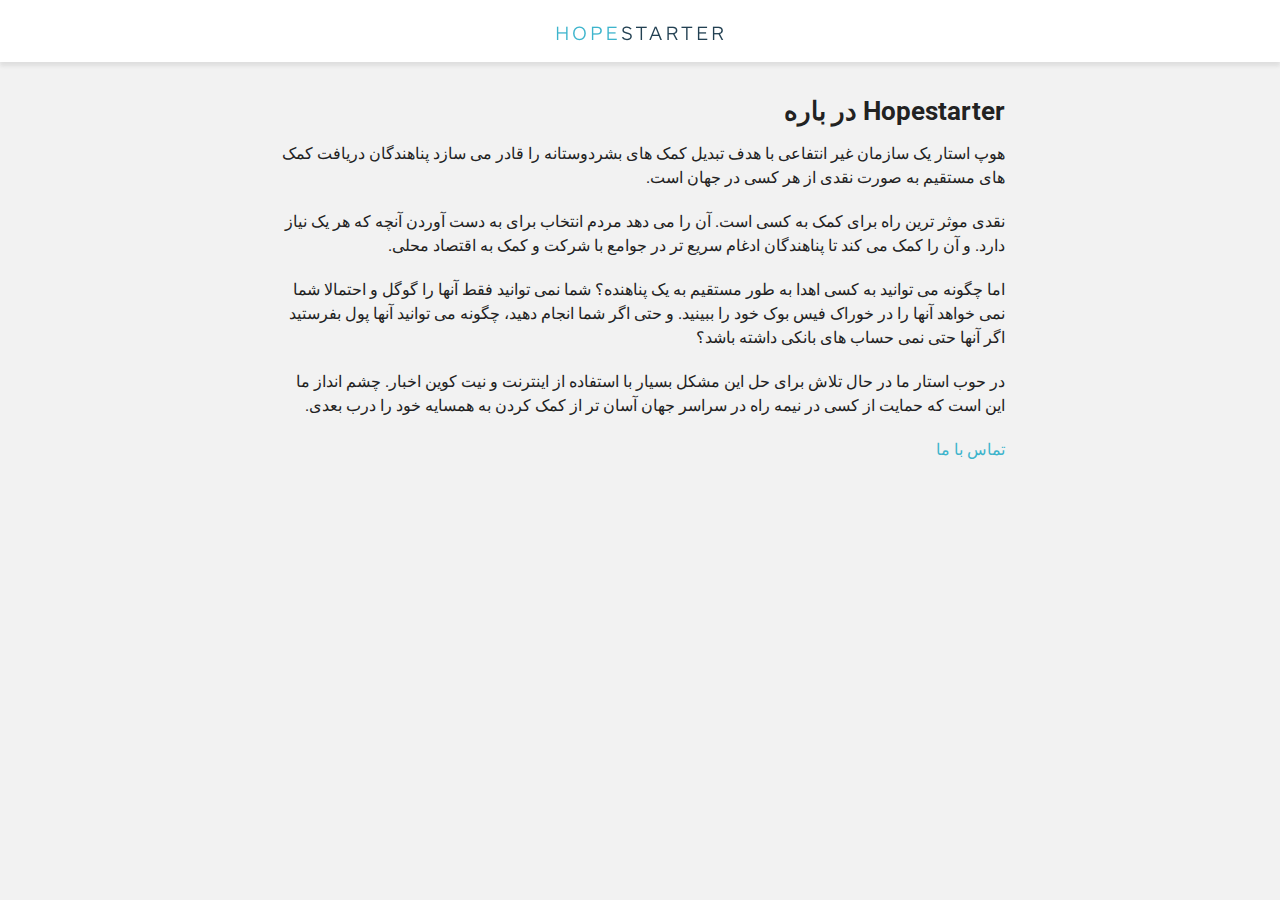
<file: fa/about.html>
<!DOCTYPE html>
<html dir="rtl" lang="fa">
  <head>
    <title>Hopestarter در باره</title>
    <meta charset="utf-8" />
    <meta name="viewport" content="width=device-width, initial-scale=1">

    
    <link rel="stylesheet" href="https://maxcdn.bootstrapcdn.com/bootstrap/3.3.5/css/bootstrap.min.css">
    <link href="https://fonts.googleapis.com/css?family=Roboto:400,700" rel="stylesheet">
    <link rel="stylesheet" href="../css/style.css">
    
    <script>
      (function(i,s,o,g,r,a,m){i['GoogleAnalyticsObject']=r;i[r]=i[r]||function(){
      (i[r].q=i[r].q||[]).push(arguments)},i[r].l=1*new Date();a=s.createElement(o),
      m=s.getElementsByTagName(o)[0];a.async=1;a.src=g;m.parentNode.insertBefore(a,m)
      })(window,document,'script','https://www.google-analytics.com/analytics.js','ga');

      ga('create', 'UA-30194909-12', 'auto');
      ga('send', 'pageview');
    </script>
  </head>

  <body>
    <header class="topbar">
      <h1><a href="http://hopestarter.org"><img src="../img/logo.png" alt="Hopestarter" /></a></h1>
    </header>
    <div class="container">
      <h1>Hopestarter در باره</h1>
      <p>هوپ استار یک سازمان غیر انتفاعی با هدف تبدیل کمک های بشردوستانه را قادر می سازد پناهندگان دریافت کمک های مستقیم به صورت نقدی از هر کسی در جهان است.</p>
      <p>نقدی موثر ترین راه برای کمک به کسی است. آن را می دهد مردم انتخاب برای به دست آوردن آنچه که هر یک نیاز دارد. و آن را کمک می کند تا پناهندگان ادغام سریع تر در جوامع با شرکت و کمک به اقتصاد محلی.</p>
      <p>اما چگونه می توانید به کسی اهدا به طور مستقیم به یک پناهنده؟ شما نمی توانید فقط آنها را گوگل و احتمالا شما نمی خواهد آنها را در خوراک فیس بوک خود را ببینید. و حتی اگر شما انجام دهید، چگونه می توانید آنها پول بفرستید اگر آنها حتی نمی حساب های بانکی داشته باشد؟</p>
      <p>در حوب استار ما در حال تلاش برای حل این مشکل بسیار با استفاده از اینترنت و نیت کوین اخبار. چشم انداز ما این است که حمایت از کسی در نیمه راه در سراسر جهان آسان تر از کمک کردن به همسایه خود را درب بعدی.</p>
      <p><a href="mailto:info@hopestarter.org">تماس با ما</a></p>
    </div>

  </body>
</html>
</file>
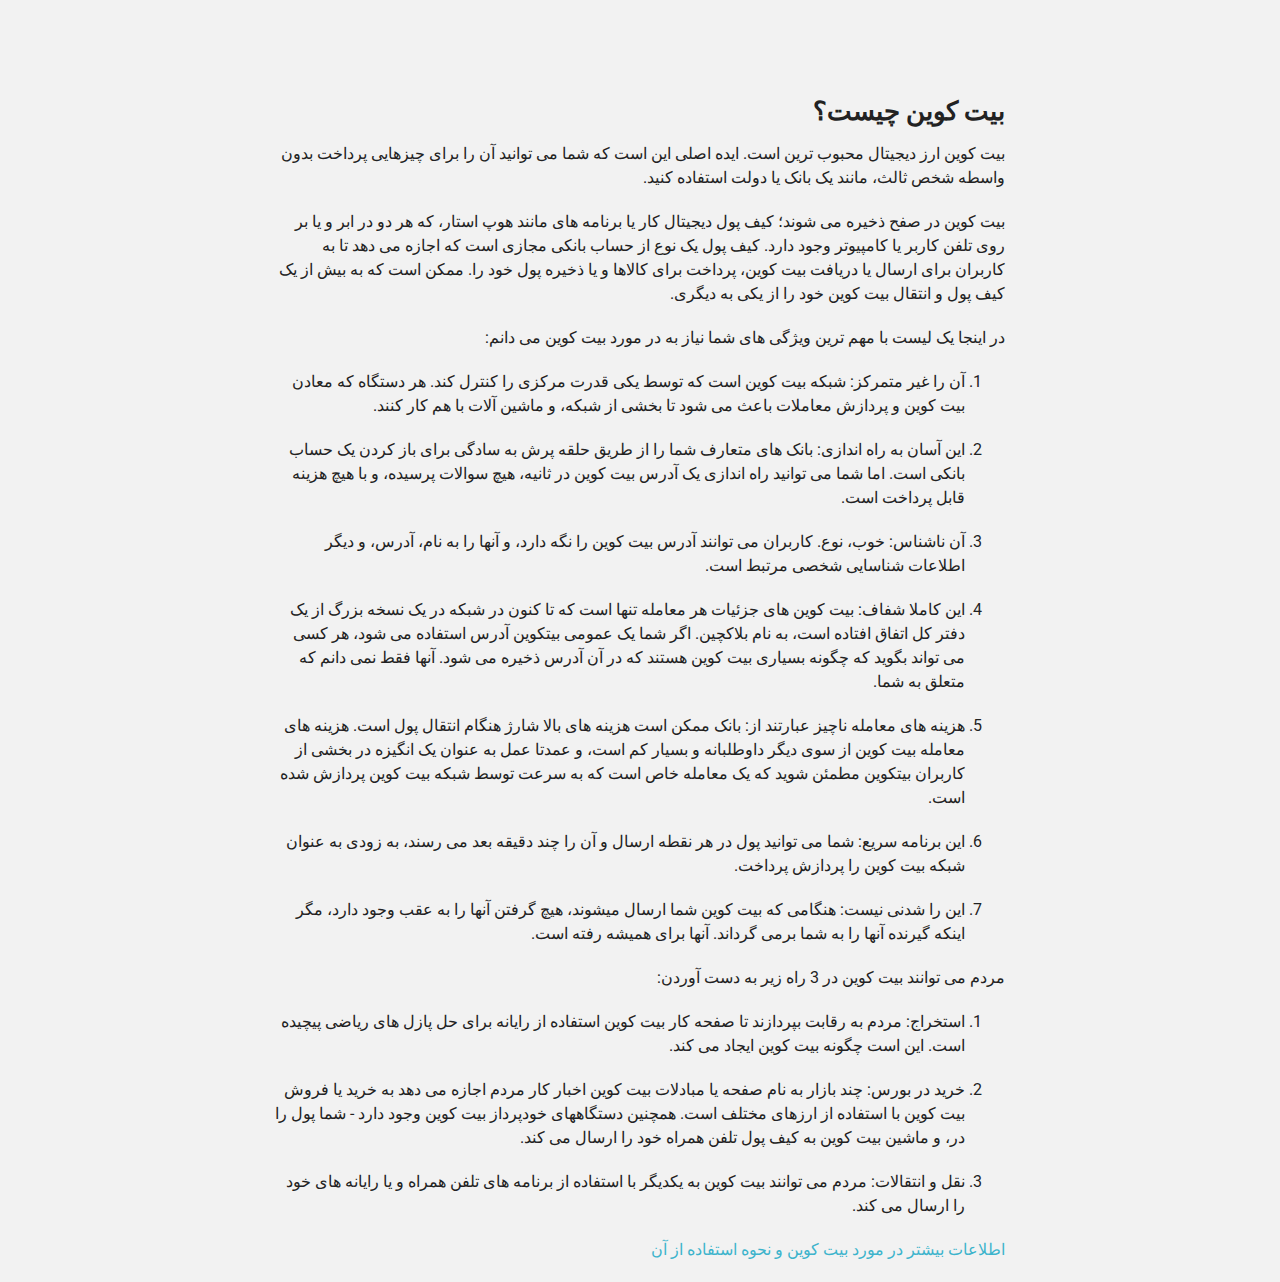
<file: fa/bitcoin.html>
<!DOCTYPE html>
<html dir="rtl" lang="fa">
  <head>
    <title>بیت کوین چیست؟ - Hopestarter</title>
    <meta charset="utf-8" />
    <meta name="viewport" content="width=device-width, initial-scale=1">

    
    <link rel="stylesheet" href="https://maxcdn.bootstrapcdn.com/bootstrap/3.3.5/css/bootstrap.min.css">
    <link href="https://fonts.googleapis.com/css?family=Roboto:400,700" rel="stylesheet">
    <link rel="stylesheet" href="../css/style.css">
    
    <script>
      (function(i,s,o,g,r,a,m){i['GoogleAnalyticsObject']=r;i[r]=i[r]||function(){
      (i[r].q=i[r].q||[]).push(arguments)},i[r].l=1*new Date();a=s.createElement(o),
      m=s.getElementsByTagName(o)[0];a.async=1;a.src=g;m.parentNode.insertBefore(a,m)
      })(window,document,'script','https://www.google-analytics.com/analytics.js','ga');

      ga('create', 'UA-30194909-12', 'auto');
      ga('send', 'pageview');
    </script>
  </head>

  <body>
    <div class="container">
      <h1>بیت کوین چیست؟</h1>
      <p>بیت کوین ارز دیجیتال محبوب ترین است. ایده اصلی این است که شما می توانید آن را برای چیزهایی پرداخت بدون واسطه شخص ثالث، مانند یک بانک یا دولت استفاده کنید.</p>
      <p>بیت کوین در صفح  ذخیره می شوند؛ کیف پول دیجیتال کار یا برنامه های مانند هوپ استار، که هر دو در ابر و یا بر روی تلفن کاربر یا کامپیوتر وجود دارد. کیف پول یک نوع از حساب بانکی مجازی است که اجازه می دهد تا به کاربران برای ارسال یا دریافت بیت کوین، پرداخت برای کالاها و یا ذخیره پول خود را. ممکن است که به بیش از یک کیف پول و انتقال بیت کوین خود را از یکی به دیگری.</p>
      <p>در اینجا یک لیست با مهم ترین ویژگی های شما نیاز به در مورد بیت کوین می دانم:</p>
      <ol>
        <li><p>آن را غیر متمرکز: شبکه بیت کوین است که توسط یکی قدرت مرکزی را کنترل کند. هر دستگاه که معادن بیت کوین و پردازش معاملات باعث می شود تا بخشی از شبکه، و ماشین آلات با هم کار کنند.</p></li>
        <li><p>این آسان به راه اندازی: بانک های متعارف شما را از طریق حلقه پرش به سادگی برای باز کردن یک حساب بانکی است. اما شما می توانید راه اندازی یک آدرس بیت کوین در ثانیه، هیچ سوالات پرسیده، و با هیچ هزینه قابل پرداخت است.</p></li>
        <li><p>آن ناشناس: خوب، نوع. کاربران می توانند آدرس بیت کوین را نگه دارد، و آنها را به نام، آدرس، و دیگر اطلاعات شناسایی شخصی مرتبط است.</p></li>
        <li><p>این کاملا شفاف: بیت کوین های جزئیات هر معامله تنها است که تا کنون در شبکه در یک نسخه بزرگ از یک دفتر کل اتفاق افتاده است، به نام بلاکچین. اگر شما یک عمومی بیتکوین آدرس استفاده می شود، هر کسی می تواند بگوید که چگونه بسیاری بیت کوین هستند که در آن آدرس ذخیره می شود. آنها فقط نمی دانم که متعلق به شما.</p></li>
        <li><p>هزینه های معامله ناچیز عبارتند از: بانک ممکن است هزینه های بالا شارژ هنگام انتقال پول است. هزینه های معامله بیت کوین از سوی دیگر داوطلبانه و بسیار کم است، و عمدتا عمل به عنوان یک انگیزه در بخشی از کاربران بیتکوین مطمئن شوید که یک معامله خاص است که به سرعت توسط شبکه بیت کوین پردازش شده است.</p></li>
        <li><p>این برنامه سریع: شما می توانید پول در هر نقطه ارسال و آن را چند دقیقه بعد می رسند، به زودی به عنوان شبکه بیت کوین را پردازش پرداخت.</p></li>
        <li><p>این را شدنی نیست: هنگامی که بیت کوین شما ارسال میشوند، هیچ گرفتن آنها را به عقب وجود دارد، مگر اینکه گیرنده آنها را به شما برمی گرداند. آنها برای همیشه رفته است.</p></li>
      </ol>
      <p>مردم می توانند بیت کوین در 3 راه زیر به دست آوردن:</p>
      <ol>
        <li><p>استخراج: مردم به رقابت بپردازند تا صفحه  کار  بیت کوین استفاده از رایانه برای حل پازل های ریاضی پیچیده است. این است چگونه بیت کوین ایجاد می کند.</p></li>
        <li><p>خرید در بورس: چند بازار به نام صفحه یا  مبادلات بیت کوین اخبار کار  مردم اجازه می دهد به خرید یا فروش بیت کوین با استفاده از ارزهای مختلف است. همچنین دستگاههای خودپرداز بیت کوین وجود دارد - شما پول را در، و ماشین بیت کوین به کیف پول تلفن همراه خود را ارسال می کند.</p></li>
        <li><p>نقل و انتقالات: مردم می توانند بیت کوین به یکدیگر با استفاده از برنامه های تلفن همراه و یا رایانه های خود را ارسال می کند.</p></li>
      </ol>
      <p><a href="https://bitcoin.org">اطلاعات بیشتر در مورد بیت کوین و نحوه استفاده از آن</a></p>
    </div>

  </body>
</html>
</file>
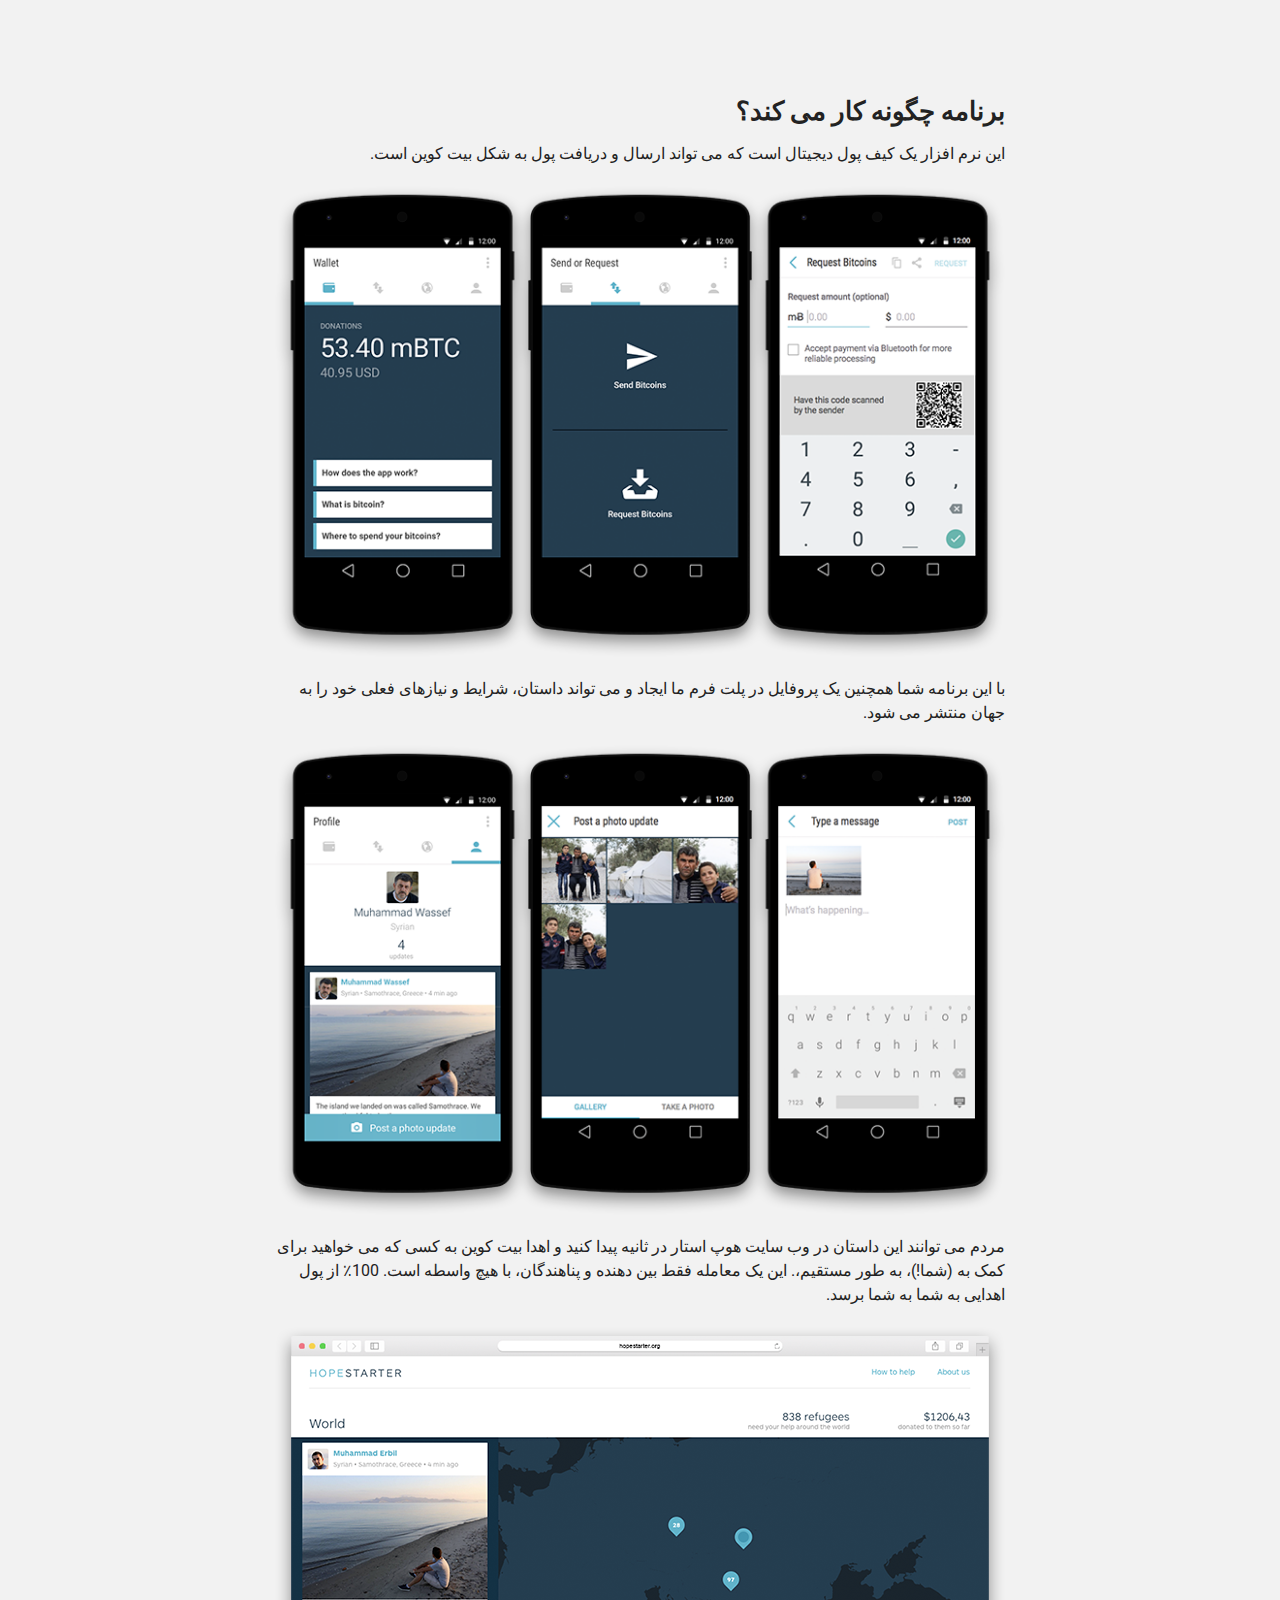
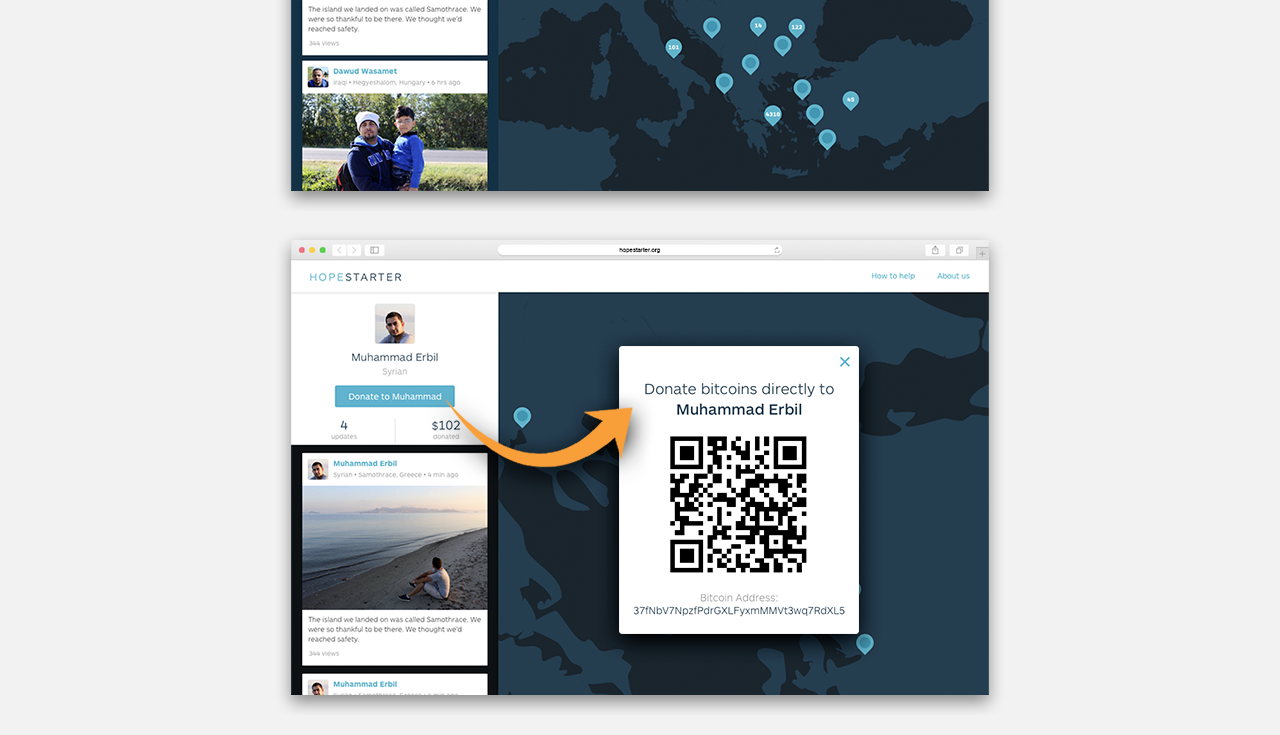
<file: fa/how-to.html>
<!DOCTYPE html>
<html dir="rtl" lang="fa">
  <head>
    <title>برنامه چگونه کار می کند؟ - Hopestarter</title>
    <meta charset="utf-8" />
    <meta name="viewport" content="width=device-width, initial-scale=1">

    
    <link rel="stylesheet" href="https://maxcdn.bootstrapcdn.com/bootstrap/3.3.5/css/bootstrap.min.css">
    <link href="https://fonts.googleapis.com/css?family=Roboto:400,700" rel="stylesheet">
    <link rel="stylesheet" href="../css/style.css">
    
    <script>
      (function(i,s,o,g,r,a,m){i['GoogleAnalyticsObject']=r;i[r]=i[r]||function(){
      (i[r].q=i[r].q||[]).push(arguments)},i[r].l=1*new Date();a=s.createElement(o),
      m=s.getElementsByTagName(o)[0];a.async=1;a.src=g;m.parentNode.insertBefore(a,m)
      })(window,document,'script','https://www.google-analytics.com/analytics.js','ga');

      ga('create', 'UA-30194909-12', 'auto');
      ga('send', 'pageview');
    </script>
  </head>

  <body>
    <div class="container">
      <h1>برنامه چگونه کار می کند؟</h1>
      <p>این نرم افزار یک کیف پول دیجیتال است که می تواند ارسال و دریافت پول به شکل بیت کوین است.</p>
      <img src="../img/wallet.png" alt="Hopestarter Wallet app">
      <p>با این برنامه شما همچنین یک پروفایل در پلت فرم ما ایجاد و می تواند داستان، شرایط و نیازهای فعلی خود را به جهان منتشر می شود.</p>
      <img src="../img/profile.png" alt="Refugees post photo updates">
      <p>مردم می توانند این داستان در وب سایت هوپ استار در ثانیه پیدا کنید و اهدا بیت کوین به کسی که می خواهید برای کمک به (شما!)، به طور مستقیم،. این یک معامله فقط بین دهنده و پناهندگان، با هیچ واسطه است. 100٪ از پول اهدایی به شما به شما برسد.</p>
      <img src="../img/webapp.png" alt="Hopestarter Website">
      <img src="../img/donate.png" alt="Donate bitcoins to a refugee">
    </div>

  </body>
</html>
</file>
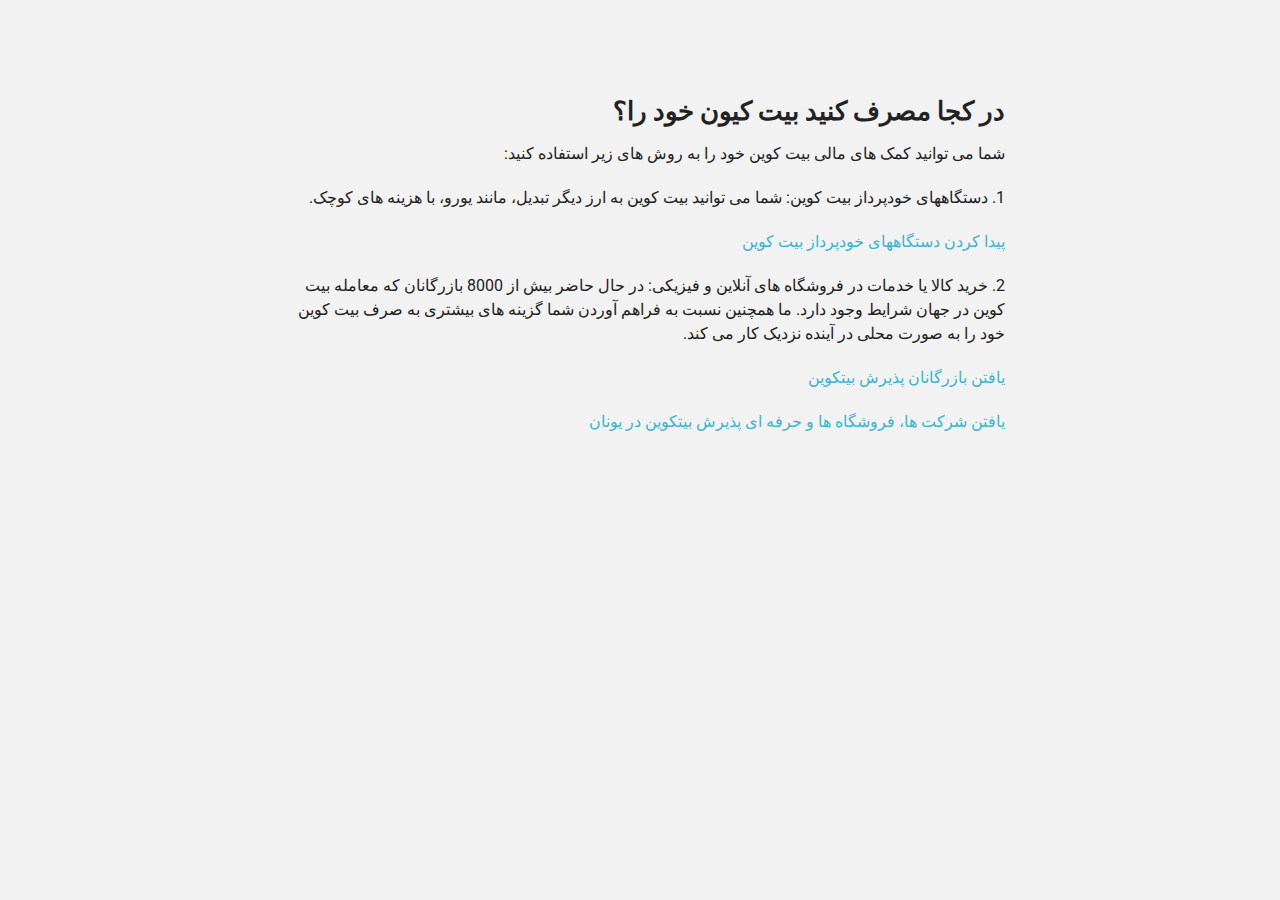
<file: fa/merchants.html>
<!DOCTYPE html>
<html dir="rtl" lang="fa">
  <head>
    <title>در کجا مصرف کنید  بیت کیون خود را؟ - Hopestarter</title>
    <meta charset="utf-8" />
    <meta name="viewport" content="width=device-width, initial-scale=1">

    
    <link rel="stylesheet" href="https://maxcdn.bootstrapcdn.com/bootstrap/3.3.5/css/bootstrap.min.css">
    <link href="https://fonts.googleapis.com/css?family=Roboto:400,700" rel="stylesheet">
    <link rel="stylesheet" href="../css/style.css">
    
    <script>
      (function(i,s,o,g,r,a,m){i['GoogleAnalyticsObject']=r;i[r]=i[r]||function(){
      (i[r].q=i[r].q||[]).push(arguments)},i[r].l=1*new Date();a=s.createElement(o),
      m=s.getElementsByTagName(o)[0];a.async=1;a.src=g;m.parentNode.insertBefore(a,m)
      })(window,document,'script','https://www.google-analytics.com/analytics.js','ga');

      ga('create', 'UA-30194909-12', 'auto');
      ga('send', 'pageview');
    </script>
  </head>

  <body>
    <div class="container">
      <h1>در کجا مصرف کنید  بیت کیون خود را؟</h1>
      <p>شما می توانید کمک های مالی بیت کوین خود را به روش های زیر استفاده کنید:</p>
      <p>1. دستگاههای خودپرداز بیت کوین: شما می توانید بیت کوین به ارز دیگر تبدیل، مانند یورو، با هزینه های کوچک.</p>
      <p><a href="https://coinatmradar.com/">پیدا کردن دستگاههای خودپرداز بیت کوین</a></p>
      <p>2. خرید کالا یا خدمات در فروشگاه های آنلاین و فیزیکی: در حال حاضر بیش از 8000 بازرگانان که معامله بیت کوین در جهان شرایط وجود دارد. ما همچنین نسبت به فراهم آوردن شما گزینه های بیشتری به صرف بیت کوین خود را به صورت محلی در آینده نزدیک کار می کند.</p>
      <p><a href="https://coinmap.org">یافتن بازرگانان پذیرش بیتکوین</a></p>
      <p><a href="https://weacceptbitcoin.gr/en/">یافتن شرکت ها، فروشگاه ها و حرفه ای پذیرش بیتکوین در یونان</a></p>
    </div>

  </body>
</html>
</file>
<file: css/style.css>
/*
 * Good designers decorate.
 * Great designers communicate.
 */

/* ==========================================================================
   Reset Styles
   ========================================================================== */

/*! normalize.css v3.0.3 | MIT License | github.com/necolas/normalize.css */
html{font-family:sans-serif;-ms-text-size-adjust:100%;-webkit-text-size-adjust:100%}body{margin:0}article,aside,details,figcaption,figure,footer,header,hgroup,main,menu,nav,section,summary{display:block}audio,canvas,progress,video{display:inline-block;vertical-align:baseline}audio:not([controls]){display:none;height:0}[hidden],template{display:none}a{background-color:transparent}a:active,a:hover{outline:0}abbr[title]{border-bottom:1px dotted}b,strong{font-weight:bold}dfn{font-style:italic}h1{font-size:2em;margin:0.67em 0}mark{background:#ff0;color:#000}small{font-size:80%}sub,sup{font-size:75%;line-height:0;position:relative;vertical-align:baseline}sup{top:-0.5em}sub{bottom:-0.25em}img{border:0}svg:not(:root){overflow:hidden}figure{margin:1em 40px}hr{box-sizing:content-box;height:0}pre{overflow:auto}code,kbd,pre,samp{font-family:monospace, monospace;font-size:1em}button,input,optgroup,select,textarea{color:inherit;font:inherit;margin:0}button{overflow:visible}button,select{text-transform:none}button,html input[type="button"],input[type="reset"],input[type="submit"]{-webkit-appearance:button;cursor:pointer}button[disabled],html input[disabled]{cursor:default}button::-moz-focus-inner,input::-moz-focus-inner{border:0;padding:0}input{line-height:normal}input[type="checkbox"],input[type="radio"]{box-sizing:border-box;padding:0}input[type="number"]::-webkit-inner-spin-button,input[type="number"]::-webkit-outer-spin-button{height:auto}input[type="search"]{-webkit-appearance:textfield;box-sizing:content-box}input[type="search"]::-webkit-search-cancel-button,input[type="search"]::-webkit-search-decoration{-webkit-appearance:none}fieldset{border:1px solid #c0c0c0;margin:0 2px;padding:0.35em 0.625em 0.75em}legend{border:0;padding:0}textarea{overflow:auto}optgroup{font-weight:bold}table{border-collapse:collapse;border-spacing:0}td,th{padding:0}body{font-family:Helvetica, Arial, san-serif;color:#222}

/* ==========================================================================
   Main Styles
   ========================================================================== */

body {
  background-color: #f2f2f2;
  font-family: 'Roboto', sans-serif;
  font-size: 16px;
  font-weight: 400;
  line-height: 1.5;
  color: #222222;
}

header.topbar {
  position: fixed;
  width: 100%;
  background-color: white;
  z-index: 200;
  -webkit-box-shadow: 0px 4px 4px 0px rgba(50, 50, 50, 0.1);
  -moz-box-shadow: 0px 4px 4px 0px rgba(50, 50, 50, 0.1);
  box-shadow: 0px 4px 4px 0px rgba(50, 50, 50, 0.1);
}

header.topbar h1 {
  text-align: center;
}

.container {
  max-width: 760px;
  padding-top: 80px;
}

h1 {
  font-size: 1.6em;
  font-weight: 700;
}

h2 {
  font-size: 1.2em;
  font-weight: 700;
  text-transform: capitalize;
}

p, .container img {
  margin-bottom: 20px;
  width: 100%;
  height: auto;
}

a {
  color: #3DB4CC;
  -webkit-transition: color 0.4s;
  -moz-transition: color 0.4s;
  transition: color 0.4s;
}

a:hover {
  color: #2E8799;
  text-decoration: none;
}
</file>
